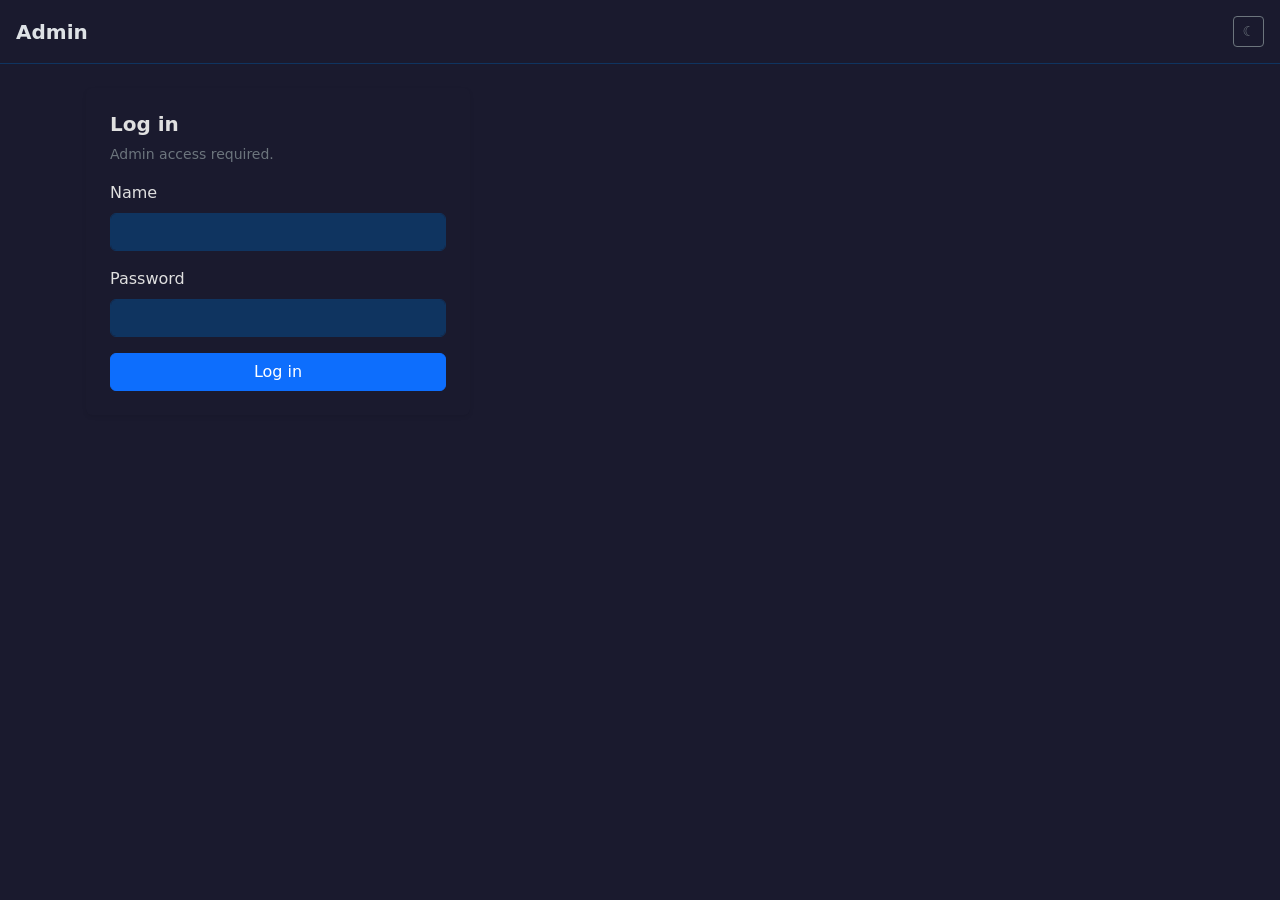
<file: web/admin.html>
<!DOCTYPE html>
<html lang="en" data-bs-theme="dark">
<head>
    <meta charset="UTF-8">
    <meta name="viewport" content="width=device-width, initial-scale=1">
    <title>Admin – PULOW</title>

    <!-- Discord embed accent border color -->
    <meta name="theme-color" content="#F3900E"/>

    <link rel="icon" href="favicon.ico" sizes="any">
    <link rel="icon" type="image/png" href="favicon-32.png" sizes="32x32">
    <link rel="apple-touch-icon" href="apple-touch-icon.png">
    <script src="theme-head.js"></script>
    <link href="vendor/bootstrap.min.css" rel="stylesheet">
    <link rel="stylesheet" href="style.css">
</head>
<body>
<header class="border-bottom px-3 py-3 d-flex justify-content-between align-items-center">
    <h1 class="h5 fw-bold mb-0"><a href="/" class="text-decoration-none text-body">Admin</a></h1>
    <div class="d-flex align-items-center gap-2">
        <span id="who" class="text-secondary small d-none"></span>
        <button id="logout" class="btn btn-sm btn-outline-secondary d-none">Log out</button>
        <button id="theme-toggle" class="btn btn-sm btn-outline-secondary" aria-label="Toggle theme"></button>
    </div>
</header>
<main class="container-lg px-3 py-4">
    <div id="login-card" class="card border-0 shadow-sm" style="max-width: 24rem;">
        <div class="card-body p-4">
            <h2 class="h5 fw-bold">Log in</h2>
            <p class="text-secondary small mb-3">Admin access required.</p>
            <div class="mb-3">
                <label for="login-name" class="form-label">Name</label>
                <input id="login-name" type="text" class="form-control" autocomplete="username">
            </div>
            <div class="mb-3">
                <label for="login-password" class="form-label">Password</label>
                <input id="login-password" type="password" class="form-control" autocomplete="current-password">
            </div>
            <button id="login-submit" class="btn btn-primary w-100">Log in</button>
        </div>
    </div>

    <div id="admin-cards" class="d-none">
        <div class="row g-4">
            <div class="col-lg-5 d-flex flex-column gap-4">
                <div class="card border-0 shadow-sm">
                    <div class="card-body p-4">
                        <h2 class="h5 fw-bold">League predictions</h2>
                        <p class="text-secondary small mb-3">How many places of a league users predict (their "top N"). "Open" keeps a league taking predictions after its first match has been scored.</p>
                        <div class="mb-3">
                            <label for="picks-tournament" class="form-label">Tournament</label>
                            <select id="picks-tournament" class="form-select"></select>
                        </div>
                        <div id="picks-tournaments-status" class="mb-3 d-none"></div>
                        <div id="picks-stages-status" class="mb-3 d-none"></div>
                        <div id="picks-stages" class="mb-3"></div>
                        <button id="picks-submit" class="btn btn-primary w-100">Save</button>
                    </div>
                </div>
                <div class="card border-0 shadow-sm">
                    <div class="card-body p-4">
                        <h2 class="h5 fw-bold">Refresh interval</h2>
                        <p class="text-secondary small mb-3">How often a tournament's data is pulled from toornament, at most.</p>
                        <div class="mb-3">
                            <label for="refresh-tournament" class="form-label">Tournament</label>
                            <select id="refresh-tournament" class="form-select"></select>
                        </div>
                        <div id="refresh-tournaments-status" class="mb-3 d-none"></div>
                        <div class="mb-3">
                            <label for="refresh-minutes" class="form-label">Minutes <span class="text-secondary">(1 to 10080)</span></label>
                            <input id="refresh-minutes" type="number" min="1" max="10080" class="form-control">
                        </div>
                        <button id="refresh-submit" class="btn btn-primary w-100">Save</button>
                    </div>
                </div>
                <div class="card border-0 shadow-sm">
                    <div class="card-body p-4">
                        <h2 class="h5 fw-bold">Release account</h2>
                        <p class="text-secondary small mb-3">Makes a passwordless account claimable right away: its name can then be taken over by whoever submits it. The old owner's sessions are dropped when that happens; the account's predictions stay. Accounts with a password can't be released.</p>
                        <div class="mb-3">
                            <label for="release-name" class="form-label">Account name</label>
                            <input id="release-name" type="text" class="form-control" placeholder="e.g. Somebody">
                        </div>
                        <button id="release-submit" class="btn btn-primary w-100">Release</button>
                    </div>
                </div>
                <div class="card border-0 shadow-sm flex-grow-1">
                    <div class="card-body p-4">
                        <h2 class="h5 fw-bold">New tournament</h2>
                        <div class="mb-3">
                            <label for="tournament-name" class="form-label">Name</label>
                            <input id="tournament-name" type="text" class="form-control" placeholder="Winter 2027">
                        </div>
                        <div class="mb-3">
                            <label for="tournament-toornament" class="form-label">Toornament id <span class="text-secondary">(optional)</span></label>
                            <input id="tournament-toornament" type="text" class="form-control" placeholder="e.g. 123456">
                        </div>
                        <button id="tournament-submit" class="btn btn-primary w-100">Add tournament</button>
                    </div>
                </div>
            </div>
            <div class="col-lg-7">
                <div class="card border-0 shadow-sm h-100">
                    <div class="card-body p-4">
                        <h2 class="h5 fw-bold">New match</h2>
                        <div class="mb-3">
                            <label for="match-tournament" class="form-label">Tournament</label>
                            <select id="match-tournament" class="form-select"></select>
                        </div>
                        <div id="match-tournaments-status" class="mb-3 d-none"></div>
                        <div class="row g-3 mb-3">
                            <div class="col-6">
                                <label for="team-btn-a" class="form-label">Team A</label>
                                <div class="admin-team-picker">
                                    <button type="button" class="admin-team-btn" id="team-btn-a" aria-haspopup="listbox" aria-expanded="false"></button>
                                    <div class="admin-team-list d-none" id="team-list-a" role="listbox"></div>
                                </div>
                            </div>
                            <div class="col-6">
                                <label for="team-btn-b" class="form-label">Team B</label>
                                <div class="admin-team-picker">
                                    <button type="button" class="admin-team-btn" id="team-btn-b" aria-haspopup="listbox" aria-expanded="false"></button>
                                    <div class="admin-team-list d-none" id="team-list-b" role="listbox"></div>
                                </div>
                            </div>
                        </div>
                        <div id="match-entries-status" class="mb-3 d-none"></div>
                        <div class="row g-3 mb-3">
                            <div class="col-6">
                                <label for="match-score-a" class="form-label">Score A <span class="text-secondary">(final)</span></label>
                                <input id="match-score-a" type="number" min="0" class="form-control">
                            </div>
                            <div class="col-6">
                                <label for="match-score-b" class="form-label">Score B <span class="text-secondary">(final)</span></label>
                                <input id="match-score-b" type="number" min="0" class="form-control">
                            </div>
                        </div>
                        <div class="row g-3 mb-3">
                            <div class="col-6">
                                <label for="section-btn-stage" class="form-label">Stage</label>
                                <div class="admin-team-picker"
>
                                    <button type="button" class="admin-team-btn" id="section-btn-stage" aria-haspopup="listbox" aria-expanded="false"></button>
                                    <div class="admin-team-list d-none" id="section-list-stage" role="listbox"></div>
                                </div>
                            </div>
                            <div class="col-6">
                                <label for="section-btn-group" class="form-label">Group</label>
                                <div class="admin-team-picker"
>
                                    <button type="button" class="admin-team-btn" id="section-btn-group" aria-haspopup="listbox" aria-expanded="false"></button>
                                    <div class="admin-team-list d-none" id="section-list-group" role="listbox"></div>
                                </div>
                            </div>
                        </div>
                        <div class="row g-3 mb-3">
                            <div class="col-6">
                                <label for="section-btn-round" class="form-label">Round</label>
                                <div class="admin-team-picker"
>
                                    <button type="button" class="admin-team-btn" id="section-btn-round" aria-haspopup="listbox" aria-expanded="false"></button>
                                    <div class="admin-team-list d-none" id="section-list-round" role="listbox"></div>
                                </div>
                            </div>
                            <div class="col-6">
                                <label for="match-stage-number" class="form-label">Stage number <span class="text-secondary">(auto-filled, editable)</span></label>
                                <input id="match-stage-number" type="number" min="0" class="form-control">
                            </div>
                        </div>
                        <div class="row g-3 mb-3">
                            <div class="col-6">
                                <label for="match-stage-type" class="form-label">Stage type <span class="text-secondary">(optional)</span></label>
                                <input id="match-stage-type" type="text" class="form-control" placeholder="e.g. Swiss">
                            </div>
                            <div class="col-6">
                                <label for="match-toornament" class="form-label">Toornament id <span class="text-secondary">(optional)</span></label>
                                <input id="match-toornament" type="text" class="form-control">
                            </div>
                        </div>
                        <button id="match-submit" class="btn btn-primary w-100">Add match</button>
                    </div>
                </div>
            </div>
        </div>
    </div>
</main>
<div id="toast" class="d-none" role="status" aria-live="polite"></div>
<script src="common.js"></script>
<script src="admin.js"></script>
</body>
</html>
</file>
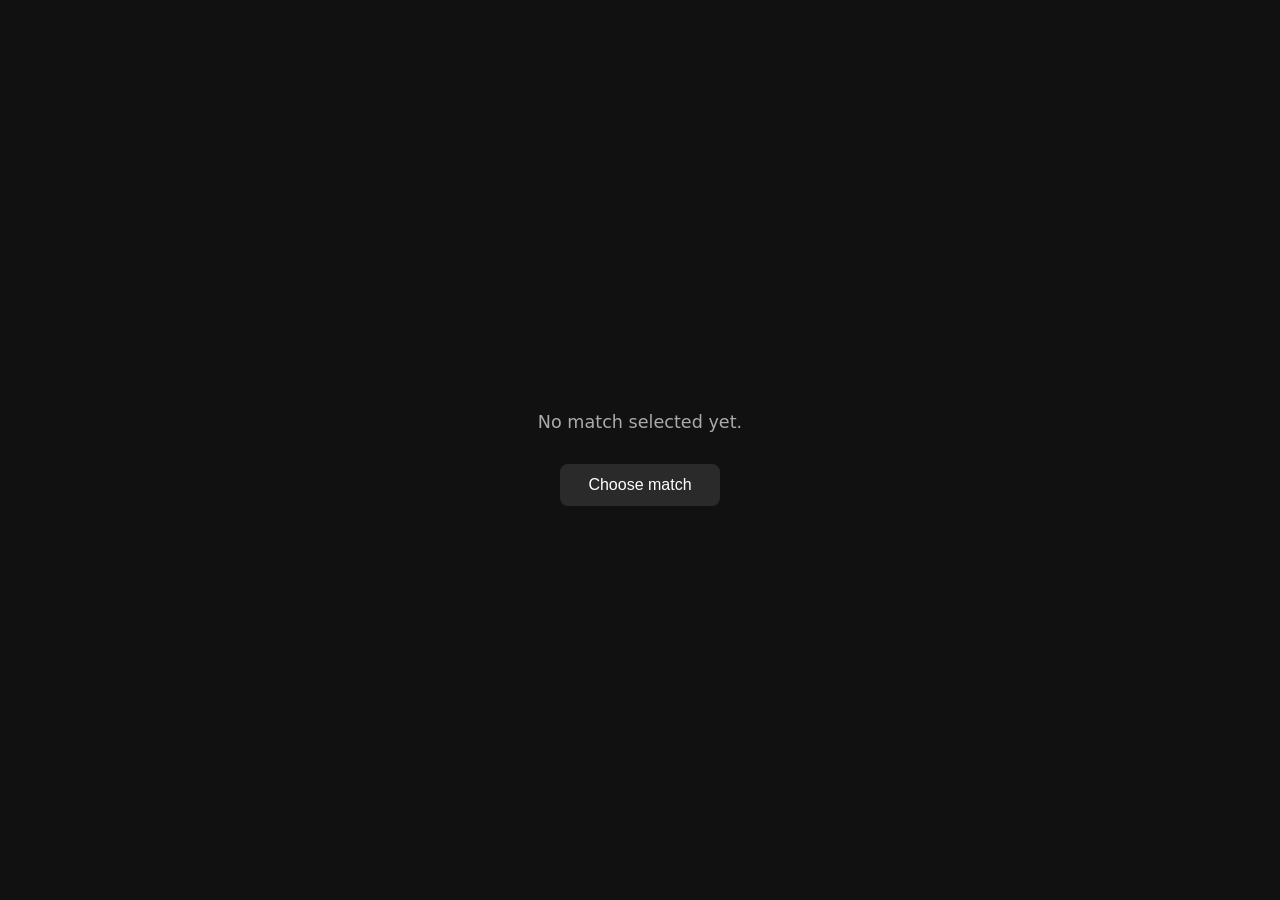
<file: web/control.html>
<!DOCTYPE html>
<html lang="en">
<head>
    <meta charset="UTF-8">
    <meta name="viewport" content="width=device-width, initial-scale=1">
    <title>PULOW Control Room</title>
    <link rel="icon" href="favicon.ico" sizes="any">
    <link rel="icon" type="image/png" href="favicon-32.png" sizes="32x32">
    <link rel="apple-touch-icon" href="apple-touch-icon.png">
    <script src="theme-head.js"></script>
    <link rel="stylesheet" href="overlay.css">
</head>
<body>
<div id="control" class="control-room"></div>
<script src="common.js"></script>
<script src="overlay-common.js"></script>
<script src="control.js"></script>
</body>
</html>
</file>
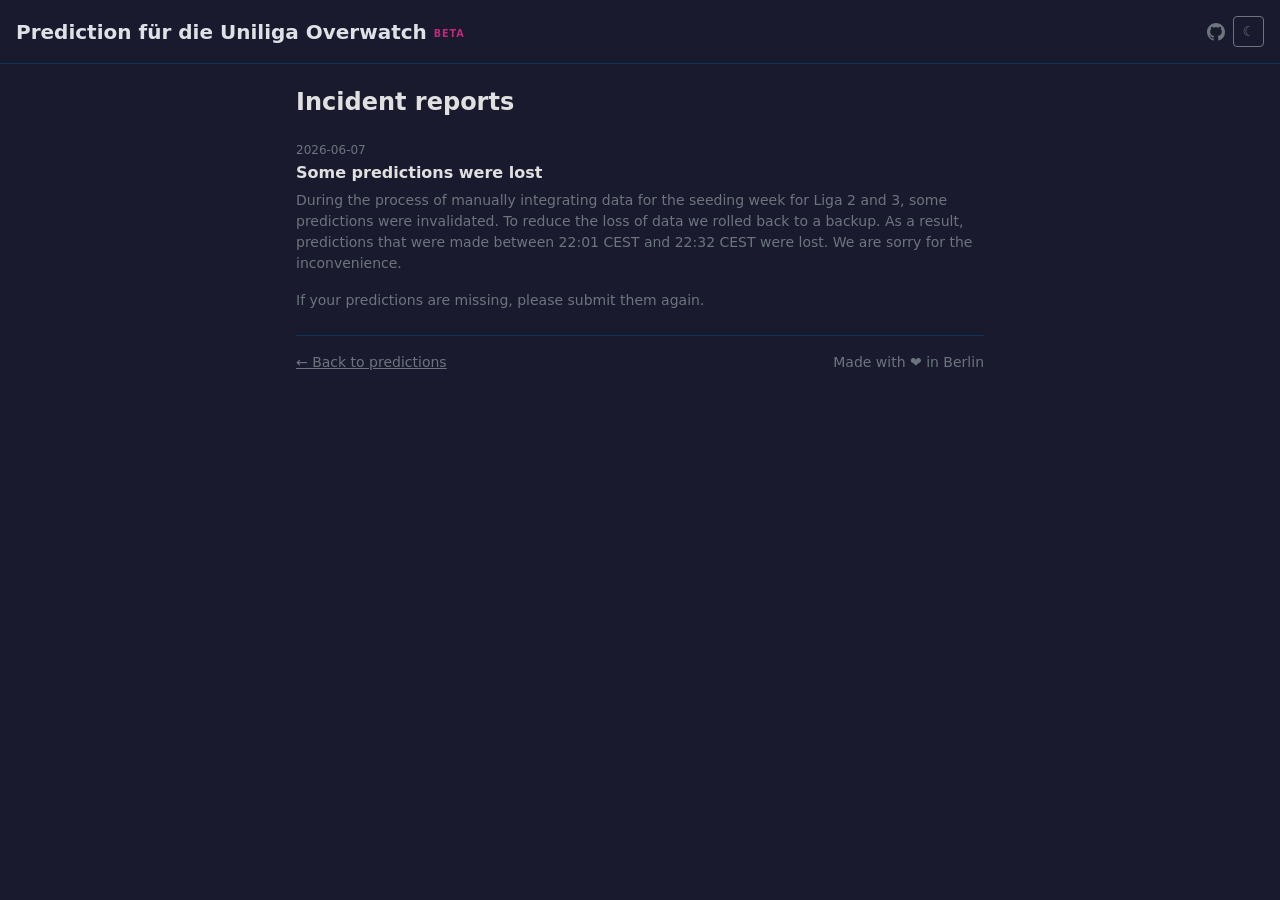
<file: web/incidents.html>
<!DOCTYPE html>
<html lang="en" data-bs-theme="dark">
<head>
    <meta charset="UTF-8">
    <meta name="viewport" content="width=device-width, initial-scale=1">
    <title>Incident reports – PULOW</title>
    <meta name="description" content="Predictions für die Uniliga Overwatch"/>

    <!-- Open Graph (Discord reads these) -->
    <meta property="og:type" content="website"/>
    <meta property="og:url" content="https://pulow.cc/incidents.html"/>
    <meta property="og:title" content="PULOW"/>
    <meta property="og:description" content="Predictions für die Uniliga Overwatch"/>
    <meta property="og:image" content="https://pulow.cc/og.png"/>
    <meta property="og:image:width" content="1200"/>
    <meta property="og:image:height" content="630"/>
    <meta property="og:image:alt" content="PULOW"/>
    <meta property="og:site_name" content="PULOW"/>

    <!-- Twitter Card (Discord favors these over OG for image display) -->
    <meta name="twitter:card" content="summary_large_image"/>
    <meta name="twitter:url" content="https://pulow.cc/incidents.html"/>
    <meta name="twitter:title" content="PULOW"/>
    <meta name="twitter:description" content="Predictions für die Uniliga Overwatch"/>
    <meta name="twitter:image" content="https://pulow.cc/og.png"/>
    <meta name="twitter:image:alt" content="PULOW"/>

    <!-- Discord embed accent border color -->
    <meta name="theme-color" content="#F3900E"/>

    <link rel="icon" href="favicon.ico" sizes="any">
    <link rel="icon" type="image/png" href="favicon-32.png" sizes="32x32">
    <link rel="apple-touch-icon" href="apple-touch-icon.png">
    <script src="theme-head.js"></script>
    <link href="vendor/bootstrap.min.css" rel="stylesheet">
    <link rel="stylesheet" href="style.css">
</head>
<body>
<header class="border-bottom px-3 py-3 d-flex justify-content-between align-items-center">
    <h1 class="h5 fw-bold mb-0"><a href="/" class="text-decoration-none text-body">Prediction für die Uniliga
        Overwatch</a> <span class="beta-badge">BETA</span></h1>
    <div class="d-flex align-items-center gap-2">
        <a href="https://github.com/Not-Nik/ups" target="_blank" rel="noopener" class="text-secondary lh-1"
           aria-label="GitHub">
            <svg xmlns="http://www.w3.org/2000/svg" width="18" height="18" viewBox="0 0 16 16" fill="currentColor"
                 aria-hidden="true">
                <path d="M8 0C3.58 0 0 3.58 0 8c0 3.54 2.29 6.53 5.47 7.59.4.07.55-.17.55-.38 0-.19-.01-.82-.01-1.49-2.01.37-2.53-.49-2.69-.94-.09-.23-.48-.94-.82-1.13-.28-.15-.68-.52-.01-.53.63-.01 1.08.58 1.23.82.72 1.21 1.87.87 2.33.66.07-.52.28-.87.51-1.07-1.78-.2-3.64-.89-3.64-3.95 0-.87.31-1.59.82-2.15-.08-.2-.36-1.02.08-2.12 0 0 .67-.21 2.2.82.64-.18 1.32-.27 2-.27.68 0 1.36.09 2 .27 1.53-1.04 2.2-.82 2.2-.82.44 1.1.16 1.92.08 2.12.51.56.82 1.27.82 2.15 0 3.07-1.87 3.75-3.65 3.95.29.25.54.73.54 1.48 0 1.07-.01 1.93-.01 2.2 0 .21.15.46.55.38A8.013 8.013 0 0016 8c0-4.42-3.58-8-8-8z"/>
            </svg>
        </a>
        <button id="theme-toggle" class="btn btn-sm btn-outline-secondary" aria-label="Toggle theme"></button>
    </div>
</header>
<main class="container-xl px-3 py-4" style="max-width:720px">
    <h2 class="h4 fw-bold mb-4">Incident reports</h2>
    <div id="incident-list"></div>

    <div class="mt-4 pt-3 border-top d-flex justify-content-between align-items-center">
        <a href="/" class="text-secondary small">← Back to predictions</a>
        <span class="text-secondary small">Made with &#x2764; in Berlin</span>
    </div>
</main>
<div id="toast" class="d-none" role="status" aria-live="polite"></div>
<script src="common.js"></script>
<script src="incidents.js"></script>
</body>
</html>
</file>
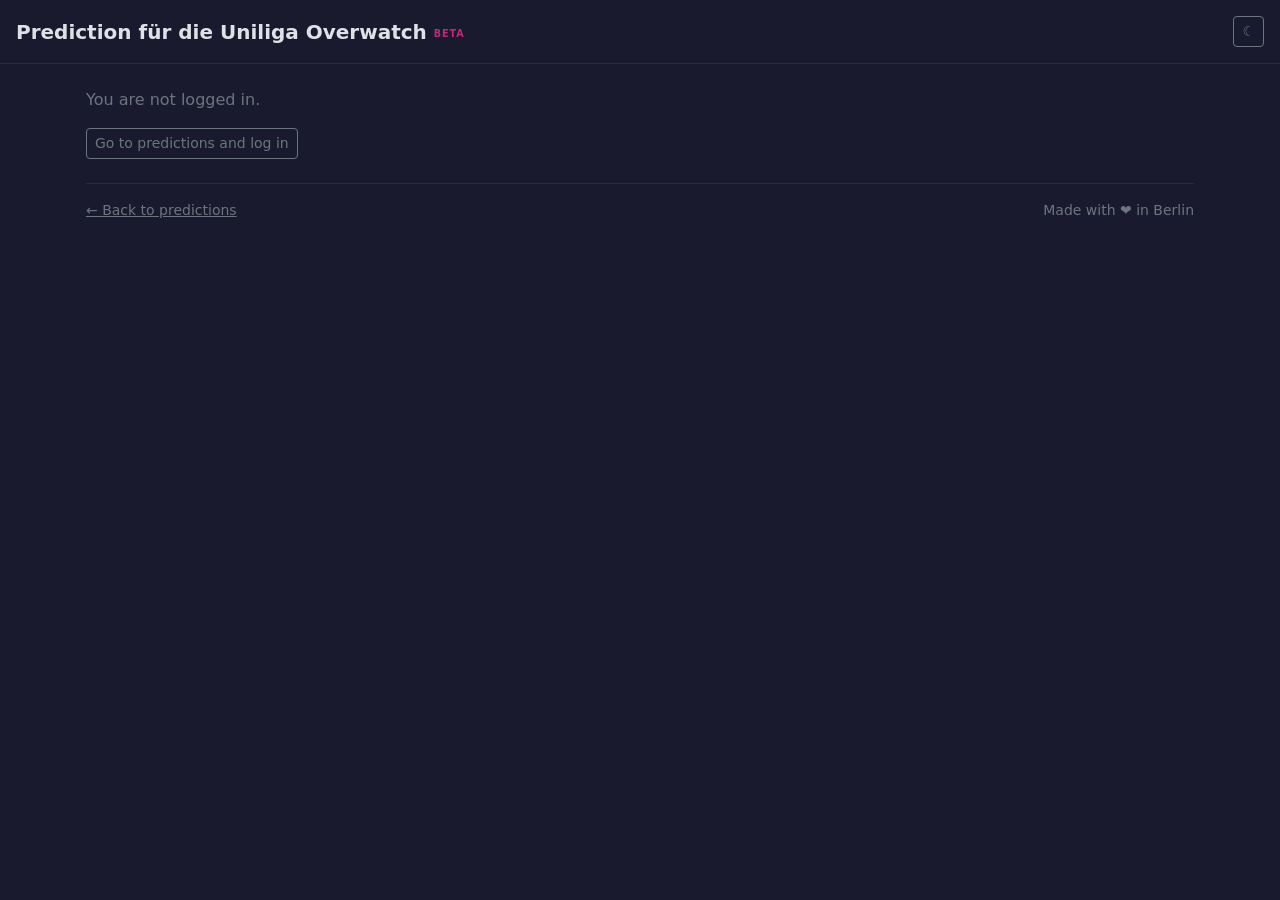
<file: web/me.html>
<!DOCTYPE html>
<html lang="en" data-bs-theme="dark">
<head>
    <meta charset="UTF-8">
    <meta name="viewport" content="width=device-width, initial-scale=1">
    <title>My predictions – PULOW</title>
    <meta name="description" content="Predictions für die Uniliga Overwatch"/>

    <!-- Open Graph (Discord reads these) -->
    <meta property="og:type" content="website"/>
    <meta property="og:url" content="https://pulow.cc/me.html"/>
    <meta property="og:title" content="PULOW"/>
    <meta property="og:description" content="Predictions für die Uniliga Overwatch"/>
    <meta property="og:image" content="https://pulow.cc/og.png"/>
    <meta property="og:image:width" content="1200"/>
    <meta property="og:image:height" content="630"/>
    <meta property="og:image:alt" content="PULOW"/>
    <meta property="og:site_name" content="PULOW"/>

    <!-- Twitter Card (Discord favors these over OG for image display) -->
    <meta name="twitter:card" content="summary_large_image"/>
    <meta name="twitter:url" content="https://pulow.cc/me.html"/>
    <meta name="twitter:title" content="PULOW"/>
    <meta name="twitter:description" content="Predictions für die Uniliga Overwatch"/>
    <meta name="twitter:image" content="https://pulow.cc/og.png"/>
    <meta name="twitter:image:alt" content="PULOW"/>

    <!-- Discord embed accent border color -->
    <meta name="theme-color" content="#F3900E"/>

    <link rel="icon" href="favicon.ico" sizes="any">
    <link rel="icon" type="image/png" href="favicon-32.png" sizes="32x32">
    <link rel="apple-touch-icon" href="apple-touch-icon.png">
    <script src="theme-head.js"></script>
    <link href="vendor/bootstrap.min.css" rel="stylesheet">
    <link rel="stylesheet" href="style.css">
</head>
<body>
<header class="border-bottom px-3 py-3 d-flex justify-content-between align-items-center">
    <h1 class="h5 fw-bold mb-0"><a href="/" class="text-decoration-none text-body">Prediction für die Uniliga
        Overwatch</a> <span class="beta-badge">BETA</span></h1>
    <div class="d-flex align-items-center gap-2">
        <button id="theme-toggle" class="btn btn-sm btn-outline-secondary" aria-label="Toggle theme"></button>
    </div>
</header>
<main class="container-xl px-3 py-4">
    <div id="profile" class="d-flex align-items-center gap-3 mb-4">
        <div id="profile-icon" class="profile-icon d-none"><span id="profile-initial"></span></div>
        <div>
            <h2 id="profile-name" class="h5 fw-bold mb-0"></h2>
            <p id="profile-sub" class="text-secondary small mb-0">Loading…</p>
        </div>
    </div>
    <div id="not-logged-in" class="d-none">
        <p class="text-secondary">You are not logged in.</p>
        <a href="/" class="btn btn-sm btn-outline-secondary">Go to predictions and log in</a>
    </div>
    <h3 id="leagues-heading" class="h6 fw-bold text-uppercase text-secondary d-none">League predictions</h3>
    <div id="league-list" class="mb-4"></div>
    <h3 id="predictions-heading" class="h6 fw-bold text-uppercase text-secondary d-none">Predictions</h3>
    <ul id="prediction-list" class="list-unstyled mb-0"></ul>
    <p id="no-predictions" class="text-secondary small d-none">No predictions yet.</p>
    <div class="mt-4 pt-3 border-top d-flex justify-content-between align-items-center">
        <a href="/" class="text-secondary small">← Back to predictions</a>
        <span class="text-secondary small">Made with &#x2764; in Berlin</span>
    </div>
</main>
<div id="toast" class="d-none" role="status" aria-live="polite"></div>
<script src="common.js"></script>
<script src="me.js"></script>
</body>
</html>
</file>
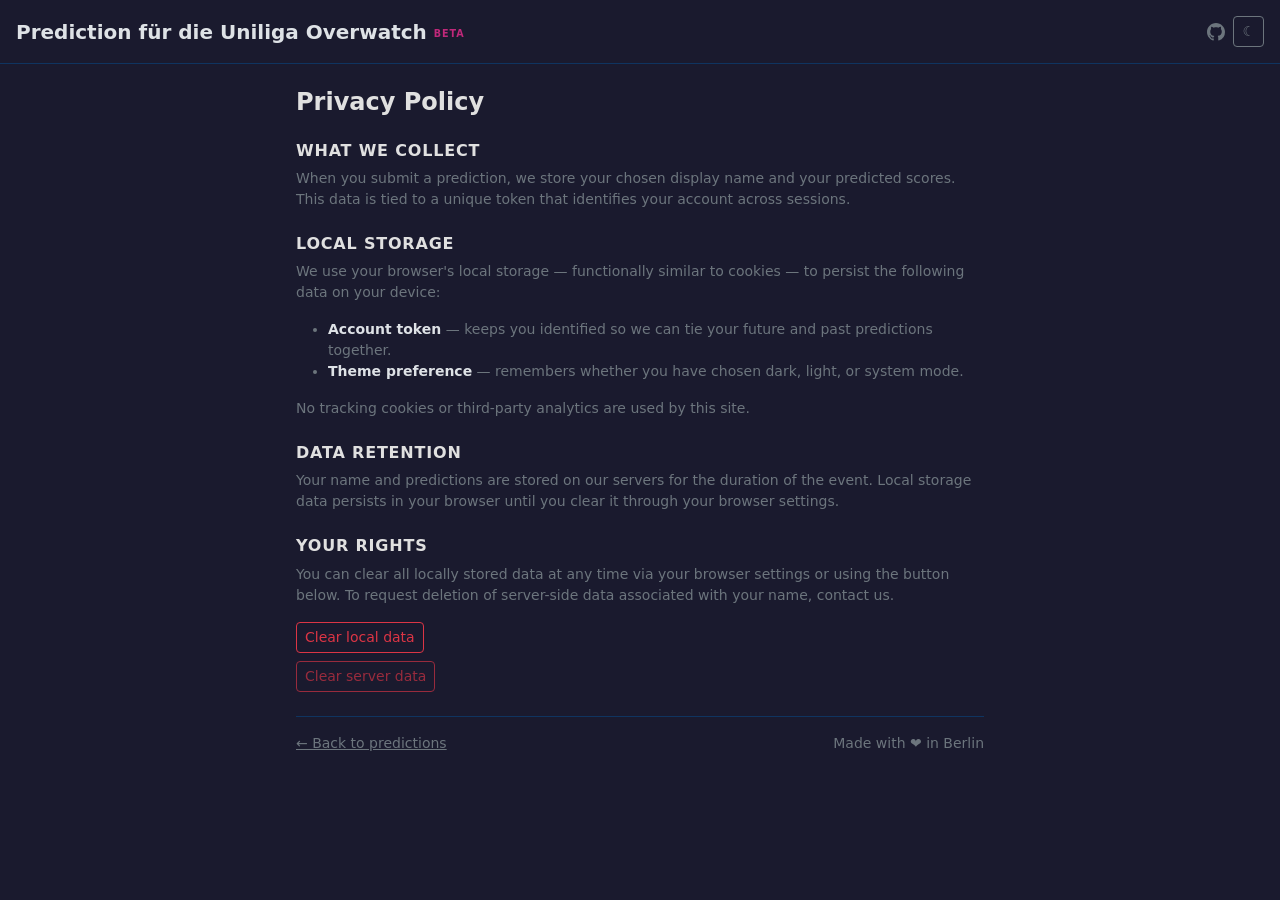
<file: web/privacy.html>
<!DOCTYPE html>
<html lang="en" data-bs-theme="dark">
<head>
    <meta charset="UTF-8">
    <meta name="viewport" content="width=device-width, initial-scale=1">
    <title>Privacy Policy – PULOW</title>
    <meta name="description" content="Predictions für die Uniliga Overwatch"/>

    <!-- Open Graph (Discord reads these) -->
    <meta property="og:type" content="website"/>
    <meta property="og:url" content="https://pulow.cc/privacy.html"/>
    <meta property="og:title" content="PULOW"/>
    <meta property="og:description" content="Predictions für die Uniliga Overwatch"/>
    <meta property="og:image" content="https://pulow.cc/og.png"/>
    <meta property="og:image:width" content="1200"/>
    <meta property="og:image:height" content="630"/>
    <meta property="og:image:alt" content="PULOW"/>
    <meta property="og:site_name" content="PULOW"/>

    <!-- Twitter Card (Discord favors these over OG for image display) -->
    <meta name="twitter:card" content="summary_large_image"/>
    <meta name="twitter:url" content="https://pulow.cc/privacy.html"/>
    <meta name="twitter:title" content="PULOW"/>
    <meta name="twitter:description" content="Predictions für die Uniliga Overwatch"/>
    <meta name="twitter:image" content="https://pulow.cc/og.png"/>
    <meta name="twitter:image:alt" content="PULOW"/>

    <!-- Discord embed accent border color -->
    <meta name="theme-color" content="#F3900E"/>

    <link rel="icon" href="favicon.ico" sizes="any">
    <link rel="icon" type="image/png" href="favicon-32.png" sizes="32x32">
    <link rel="apple-touch-icon" href="apple-touch-icon.png">
    <script src="theme-head.js"></script>
    <link href="vendor/bootstrap.min.css" rel="stylesheet">
    <link rel="stylesheet" href="style.css">
</head>
<body>
<header class="border-bottom px-3 py-3 d-flex justify-content-between align-items-center">
    <h1 class="h5 fw-bold mb-0"><a href="/" class="text-decoration-none text-body">Prediction für die Uniliga
        Overwatch</a> <span class="beta-badge">BETA</span></h1>
    <div class="d-flex align-items-center gap-2">
        <a href="https://github.com/Not-Nik/ups" target="_blank" rel="noopener" class="text-secondary lh-1"
           aria-label="GitHub">
            <svg xmlns="http://www.w3.org/2000/svg" width="18" height="18" viewBox="0 0 16 16" fill="currentColor"
                 aria-hidden="true">
                <path d="M8 0C3.58 0 0 3.58 0 8c0 3.54 2.29 6.53 5.47 7.59.4.07.55-.17.55-.38 0-.19-.01-.82-.01-1.49-2.01.37-2.53-.49-2.69-.94-.09-.23-.48-.94-.82-1.13-.28-.15-.68-.52-.01-.53.63-.01 1.08.58 1.23.82.72 1.21 1.87.87 2.33.66.07-.52.28-.87.51-1.07-1.78-.2-3.64-.89-3.64-3.95 0-.87.31-1.59.82-2.15-.08-.2-.36-1.02.08-2.12 0 0 .67-.21 2.2.82.64-.18 1.32-.27 2-.27.68 0 1.36.09 2 .27 1.53-1.04 2.2-.82 2.2-.82.44 1.1.16 1.92.08 2.12.51.56.82 1.27.82 2.15 0 3.07-1.87 3.75-3.65 3.95.29.25.54.73.54 1.48 0 1.07-.01 1.93-.01 2.2 0 .21.15.46.55.38A8.013 8.013 0 0016 8c0-4.42-3.58-8-8-8z"/>
            </svg>
        </a>
        <button id="theme-toggle" class="btn btn-sm btn-outline-secondary" aria-label="Toggle theme"></button>
    </div>
</header>
<main class="container-xl px-3 py-4" style="max-width:720px">
    <h2 class="h4 fw-bold mb-4">Privacy Policy</h2>

    <section class="mb-4">
        <h3 class="h6 fw-semibold text-uppercase mb-2" style="letter-spacing:.05em">What we collect</h3>
        <p class="text-secondary small">When you submit a prediction, we store your chosen display name and your
            predicted scores. This data is tied to a unique token that identifies your account across sessions.</p>
    </section>

    <section class="mb-4">
        <h3 class="h6 fw-semibold text-uppercase mb-2" style="letter-spacing:.05em">Local storage</h3>
        <p class="text-secondary small">We use your browser's local storage — functionally similar to cookies — to
            persist the following data on your device:</p>
        <ul class="text-secondary small">
            <li><strong class="text-body">Account token</strong> — keeps you identified so we can tie your future and
                past predictions together.
            </li>
            <li><strong class="text-body">Theme preference</strong> — remembers whether you have chosen dark, light, or
                system mode.
            </li>
        </ul>
        <p class="text-secondary small">No tracking cookies or third-party analytics are used by this site.</p>
    </section>

    <section class="mb-4">
        <h3 class="h6 fw-semibold text-uppercase mb-2" style="letter-spacing:.05em">Data retention</h3>
        <p class="text-secondary small">Your name and predictions are stored on our servers for the duration of the
            event. Local storage data persists in your browser until you clear it through your browser settings.</p>
    </section>

    <section class="mb-4">
        <h3 class="h6 fw-semibold text-uppercase mb-2" style="letter-spacing:.05em">Your rights</h3>
        <p class="text-secondary small">You can clear all locally stored data at any time via your browser settings or
            using the button below. To request deletion of server-side data associated with your name, contact us.</p>
        <div class="d-flex align-items-center gap-2 mb-2">
            <button id="clear-storage" class="btn btn-outline-danger btn-sm">Clear local data</button>
            <button id="clear-storage-confirm" class="btn btn-danger btn-sm" style="display:none">Confirm</button>
            <span id="clear-storage-msg" class="text-success small" style="display:none">All local data cleared.</span>
        </div>
        <div class="d-flex align-items-center gap-2">
            <button id="clear-server" class="btn btn-outline-danger btn-sm">Clear server data</button>
            <button id="clear-server-confirm" class="btn btn-danger btn-sm" style="display:none">Confirm</button>
            <span id="clear-server-msg" class="small" style="display:none"></span>
        </div>
    </section>

    <div class="mt-4 pt-3 border-top d-flex justify-content-between align-items-center">
        <a href="/" class="text-secondary small">← Back to predictions</a>
        <span class="text-secondary small">Made with &#x2764; in Berlin</span>
    </div>
</main>
<div id="toast" class="d-none" role="status" aria-live="polite"></div>
<script src="common.js"></script>
<script src="privacy.js"></script>
</body>
</html>
</file>
<file: web/style.css>
:root {
    --bs-danger: #e94560;
    --bs-danger-rgb: 233, 69, 96;
    --bs-success: #4caf50;
    --bs-success-rgb: 76, 175, 80;
}

[data-bs-theme] {
    --bs-card-border-color: var(--bs-border-color);
}

[data-bs-theme="dark"] {
    /* Subtle accent: active tab underlines and the tournament card hover. */
    --accent: #c0287a;
    --bs-body-bg: #1a1a2e;
    --bs-body-color: #e0e0e0;
    --bs-secondary-color: #888;
    --bs-border-color: #0f3460;
    --bs-card-bg: #16213e;
    --form-bg: #0f3460;
    --form-border: #0f3460;
    --form-border-focus: #1a4a8a;
    --form-focus-shadow: rgba(26, 74, 138, 0.25);
    --form-disabled-bg: #333;
    --form-disabled-border: #333;
    --form-disabled-color: #555;
    /* Chance-bar fill, --bs-secondary-color at 16%; plain rgba (not color-mix) for html2canvas. */
    --chance-muted: rgba(136, 136, 136, .16);
    /* Edit overlay lightens the box in dark mode. */
    --edit-scrim: rgba(255, 255, 255, 0.2);
    --edit-icon: rgba(0, 0, 0, 0.7);
    --edit-icon-hover: #000;
}

[data-bs-theme="light"] {
    --accent: #c0287a;
    --bs-body-bg: #f0f4ff;
    --bs-body-color: #1a1a2e;
    --bs-secondary-color: #6670a0;
    --bs-border-color: #c0cef0;
    --bs-card-bg: #ffffff;
    --form-bg: #e8f0ff;
    --form-border: #c0cef0;
    --form-border-focus: #5b7ed9;
    --form-focus-shadow: rgba(91, 126, 217, 0.25);
    --form-disabled-bg: #dde5ff;
    --form-disabled-border: #dde5ff;
    --form-disabled-color: #8899cc;
    --chance-muted: rgba(102, 112, 160, .16);
    /* Edit overlay darkens the box in light mode. */
    --edit-scrim: rgba(0, 0, 0, 0.15);
    --edit-icon: rgba(255, 255, 255, 0.85);
    --edit-icon-hover: #fff;
}

.form-control {
    background-color: var(--form-bg);
    border-color: var(--form-border);
    color: var(--bs-body-color);
}

.form-control:focus {
    background-color: var(--form-bg);
    border-color: var(--form-border-focus);
    box-shadow: 0 0 0 0.25rem var(--form-focus-shadow);
}

.form-control:disabled {
    background-color: var(--form-disabled-bg);
    border-color: var(--form-disabled-border);
    color: var(--form-disabled-color);
}

.matches-grid,
.tournament-grid {
    display: grid;
    grid-template-columns: repeat(auto-fill, minmax(220px, 1fr));
    gap: 1rem;
}

.matches-grid {
    align-items: start;
}

/* A status line in one of these grids is a single item in the first column, so its
   text-align centres it in 220px rather than on the page. Spanning the row fixes it. */
.matches-grid > .grid-span,
.tournament-grid > .grid-span {
    grid-column: 1 / -1;
}

/* Landing page tiles: newest fills the top left, oldest the bottom right. */
.tournament-card {
    /* Flex-centred rather than just text-align, so a one-line name sits in the middle
       of a card stretched to match a two-line neighbour in the same row. */
    display: flex;
    align-items: center;
    justify-content: center;
    text-align: center;
    padding: 1rem;
    border: 1px solid var(--bs-card-border-color);
    border-radius: var(--bs-border-radius);
    background-color: var(--bs-card-bg);
    color: var(--bs-body-color);
    text-decoration: none;
}

.tournament-card:hover {
    border-color: var(--accent);
    color: var(--bs-body-color);
}

/* A team name linking to its lineup in the Players view: looks like the name it
   replaces (winner colours included), underlined on hover. A name on the league
   leaderboard linking to its picks in the Standings view looks the same. */
.team-link,
.predictor-link {
    color: inherit;
    text-decoration: none;
}

.team-link:hover,
.predictor-link:hover {
    color: inherit;
    text-decoration: underline;
}

/* A Teams-view tile is a team-link as a whole: it lights up like a tournament card. */
a.roster-team:hover {
    border-color: var(--accent);
    text-decoration: none;
}

.beta-badge {
    font-size: .6rem;
    font-weight: 700;
    letter-spacing: .1em;
    color: #c0287a;
    vertical-align: middle;
}

/* Second header line of the tournament page: the way back to the landing page. */
#back-bar {
    display: flex;
}

/* The tournament's views, between its name and the matches' day tabs. The rule
   underneath sets them apart from the day tabs below. */
#view-bar {
    display: flex;
    flex-wrap: nowrap;
    align-items: stretch;
    gap: 0;
    overflow-x: auto;
    border-bottom: 1px solid var(--bs-border-color);
}

/* Flat text-tab style, shared by the view bar and the day/bracket tabs. */
.view-btn,
.bar-link,
.tab-btn {
    padding: 0.5rem 1rem;
    border: 0;
    border-radius: 0;
    font-size: 0.875rem;
    white-space: nowrap;
    background-color: transparent;
}

.view-btn,
.tab-btn {
    color: var(--bs-secondary-color);
}

.bar-link {
    color: var(--accent);
    text-decoration: none;
}

.view-btn:hover,
.view-btn.active,
.tab-btn:hover,
.tab-btn.active {
    color: var(--bs-body-color);
    background-color: var(--bs-card-bg);
}

.bar-link:hover {
    color: var(--accent);
    background-color: var(--bs-card-bg);
}

.view-btn:focus,
.bar-link:focus,
.tab-btn:focus {
    box-shadow: none;
}

/* Active tabs get an accent underline. Declared after the :focus rule above so
   focusing the active tab keeps it. */
.view-btn.active,
.tab-btn.active {
    box-shadow: inset 0 -2px 0 var(--accent);
}

.view-btn:focus-visible,
.bar-link:focus-visible,
.tab-btn:focus-visible {
    outline: 2px solid var(--bs-secondary-color);
    outline-offset: -2px;
}

.section-header,
.section-divider {
    grid-column: 1 / -1;
}

/* Tables of the Standings and Players views, as wide as the page. Headers and cells
   share the tabs' and predictions' .875rem. */
.data-table {
    width: 100%;
    table-layout: fixed;
    font-size: .875rem;
}

.data-table th {
    font-weight: 600;
    color: var(--bs-secondary-color);
}

.data-table th,
.data-table td {
    padding: .6rem .5rem;
}

.data-table tbody tr {
    border-top: 1px solid var(--bs-border-color);
}

.standings-rank {
    width: 2.5rem;
    color: var(--bs-secondary-color);
}

.standings-team {
    overflow: hidden;
}

.standings-num {
    width: 3rem;
    text-align: right;
    white-space: nowrap;
}

/* The map score needs more room than the single-number columns. */
.standings-num.standings-wide {
    width: 4rem;
}

/* Teams view: one tile per team, the same grid as the matches. */
.roster-team-logo {
    width: 2rem;
    height: 2rem;
    object-fit: contain;
    flex-shrink: 0;
}

/* Lets the name column shrink so text-truncate can cut it. */
.roster-team .min-w-0 {
    min-width: 0;
}

/* Players view: long names and BattleTags are cut rather than wrapped. */
.roster-table td {
    overflow: hidden;
    text-overflow: ellipsis;
    white-space: nowrap;
}

/* Leaderboard view: "You" next to the logged-in user's own name. */
.leaderboard-you {
    color: var(--accent);
    font-weight: 600;
    margin-left: .5rem;
}

/* Leaderboard columns are headed by whole words, so they're wider than the standings'
   (these rules outrank the phone sizes below). Where that leaves too little room for
   the names, the table scrolls sideways inside its card. */
.leaderboard-scroll {
    overflow-x: auto;
}

.leaderboard-table {
    min-width: 42rem;
}

/* Rank, then the name, then five equally wide count columns (wide enough for the
   longest header and its sort arrow), so the match and league tables line up. */
.leaderboard-table th:first-child {
    width: 3.75rem;
}

.leaderboard-table th:nth-child(n+3) {
    width: 6.5rem;
}

/* A rounded number whose exact value hovers over it: the league leaderboard's scores and
   the standings' average-prediction places. Both stay inside the table, so the card's
   horizontal scroll never clips them. */
.exact-score {
    position: relative;
    display: inline-block;
    cursor: help;
}

.exact-score::after {
    content: attr(data-exact);
    position: absolute;
    right: -.5rem;
    bottom: calc(100% + .5rem);
    padding: .15rem .5rem .45rem;
    border: 1px solid var(--bs-border-color);
    border-radius: .4rem;
    background: var(--bs-card-bg);
    box-shadow: 0 .15rem .4rem rgba(0, 0, 0, .25);
    color: var(--bs-body-color);
    font-size: .8rem;
    font-weight: 400;
    white-space: nowrap;
    opacity: 0;
    visibility: hidden;
    transition: opacity .12s ease, visibility .12s;
    pointer-events: none;
    z-index: 2;
}

/* Centred on the bubble's bottom edge and painted above it, so its background hides
   that edge and its two borders read as one outline with the bubble's. */
.exact-score::before {
    content: "";
    position: absolute;
    right: .45rem;
    bottom: calc(100% + .25rem);
    width: .5rem;
    height: .5rem;
    border-right: 1px solid var(--bs-border-color);
    border-bottom: 1px solid var(--bs-border-color);
    background: var(--bs-card-bg);
    transform: rotate(45deg);
    opacity: 0;
    visibility: hidden;
    transition: opacity .12s ease, visibility .12s;
    pointer-events: none;
    z-index: 3;
}

.exact-score:hover::after,
.exact-score:hover::before {
    opacity: 1;
    visibility: visible;
}

/* Sortable headers: a bare button that looks like the header text, with an arrow on
   the sorted column. */
.sort-btn {
    background: none;
    border: 0;
    padding: 0;
    color: inherit;
    font: inherit;
    white-space: nowrap;
    cursor: pointer;
}

.sort-btn:hover,
th[aria-sort] .sort-btn {
    color: var(--bs-body-color);
}

th[aria-sort="ascending"] .sort-btn::after {
    content: "\2191";
    margin-left: .25rem;
}

th[aria-sort="descending"] .sort-btn::after {
    content: "\2193";
    margin-left: .25rem;
}

/* Phones: keep the vertical breathing room, but give the width back to the team names. */
@media (max-width: 575.98px) {
    .data-table th,
    .data-table td {
        padding-left: .25rem;
        padding-right: .25rem;
    }

    .standings-rank {
        width: 2rem;
    }

    .standings-num {
        width: 2.25rem;
    }

    .standings-num.standings-wide {
        width: 3.25rem;
    }
}

.standings-dropped {
    opacity: .5;
}

.standings-dropped .standings-team {
    text-decoration: line-through;
}

/* Standings view: the user's top-N prediction under an open group's table. Every team
   is listed, the user drags them into order, and a dashed line under the last saved one
   (.pick-cut, set by numberPicks) marks what gets saved. */
/* With the card body's .25rem bottom padding, the same 1rem under the save button as
   above it. */
.pick-box {
    padding-bottom: .75rem;
}

.pick-list {
    /* The rows' offsetTop, which the drag reads, is measured from the list. */
    position: relative;
    list-style: none;
    margin: 0;
    padding: 0;
    font-size: .875rem;
}

.pick-row {
    display: flex;
    align-items: center;
    gap: .5rem;
    padding: .45rem .5rem;
    border-top: 1px solid var(--bs-border-color);
    background-color: var(--bs-card-bg);
}

/* Only where teams are left out below it: in a group no bigger than the pick count, all
   are saved. */
.pick-row.pick-cut {
    border-bottom: 2px dashed var(--accent);
}

.pick-row.pick-out {
    color: var(--bs-secondary-color);
}

.pick-place {
    width: 1.5rem;
    flex-shrink: 0;
    font-weight: 600;
}

/* Only the handle starts a drag, so touching the rest of a row still scrolls the page. */
.pick-handle {
    flex-shrink: 0;
    padding: 0 .4rem;
    border: 0;
    background: none;
    color: var(--bs-secondary-color);
    font-size: 1.1rem;
    line-height: 1;
    cursor: grab;
    touch-action: none;
}

.pick-handle:hover,
.pick-handle:focus-visible {
    color: var(--bs-body-color);
}

.pick-row.dragging {
    position: relative;
    z-index: 1;
    box-shadow: 0 .25rem .75rem rgba(0, 0, 0, .3);
}

.pick-row.dragging .pick-handle {
    cursor: grabbing;
}

.section-header {
    display: flex;
    align-items: center;
    justify-content: space-between;
    gap: 0.5rem;
    padding-top: .25rem;
}

/* Shared small-caps heading for section titles and bracket branch labels. */
.section-title,
.bracket-branch-label {
    font-size: .75rem;
    font-weight: 600;
    text-transform: uppercase;
    letter-spacing: .08em;
    color: var(--bs-secondary-color);
}

.section-expand-btn {
    margin-left: auto;
    padding-top: 0;
    padding-bottom: 0;
    line-height: 1;
}

.section-divider {
    border-top: 1px solid var(--bs-border-color);
    margin-top: .25rem;
}

.card > .card-body {
    padding-bottom: 0.25rem;
}

.team-row {
    display: flex;
    align-items: center;
    gap: 0.5rem;
    min-height: calc(1.5rem + 8px);
}

.team-logo {
    width: 1.25rem;
    height: 1.25rem;
    object-fit: contain;
    flex-shrink: 0;
}

/* Custom team listbox — <option> can't render images */
/* Admin: the per-stage pick count, a short number input next to the stage's name. */
.admin-pick-count {
    width: 5rem;
    flex-shrink: 0;
}

.admin-team-picker {
    position: relative;
}

.admin-team-btn {
    display: flex;
    align-items: center;
    gap: 0.5rem;
    width: 100%;
    min-height: calc(1.5rem + 8px);
    padding: 0.375rem 0.75rem;
    background: var(--bs-body-bg);
    color: var(--bs-body-color);
    border: 1px solid var(--bs-border-color);
    border-radius: 0.375rem;
    text-align: left;
    cursor: pointer;
}

.admin-team-btn:hover {
    border-color: var(--bs-secondary-border);
}

.admin-team-logo {
    width: 1.5rem;
    height: 1.5rem;
    object-fit: contain;
    flex-shrink: 0;
}

.admin-team-choice {
    flex: 1;
    min-width: 0;
    overflow: hidden;
    text-overflow: ellipsis;
    white-space: nowrap;
}

.admin-team-list {
    position: absolute;
    top: calc(100% + 0.25rem);
    left: 0;
    right: 0;
    z-index: 1050;
    max-height: 16rem;
    overflow-y: auto;
    padding: 0.25rem;
    background: var(--bs-body-bg);
    border: 1px solid var(--bs-border-color);
    border-radius: 0.375rem;
    box-shadow: 0 4px 16px rgba(0, 0, 0, 0.3);
}

.admin-team-item {
    display: flex;
    align-items: center;
    gap: 0.5rem;
    width: 100%;
    padding: 0.375rem 0.5rem;
    border: 0;
    border-radius: 0.25rem;
    background: none;
    color: var(--bs-body-color);
    text-align: left;
    cursor: pointer;
}

.admin-team-item:hover,
.admin-team-item:focus {
    background: var(--bs-tertiary-bg);
    outline: none;
}

.admin-team-item img {
    width: 1.5rem;
    height: 1.5rem;
    object-fit: contain;
    flex-shrink: 0;
}

.admin-team-item span {
    overflow: hidden;
    text-overflow: ellipsis;
    white-space: nowrap;
}

.admin-team-custom {
    color: var(--bs-secondary-color);
    font-style: italic;
}

.admin-team-empty {
    padding: 0.375rem 0.5rem;
    color: var(--bs-secondary-color);
    font-size: 0.875rem;
}

.team-name {
    flex: 1;
    min-width: 0;
    overflow: hidden;
    text-overflow: ellipsis;
    white-space: nowrap;
}

.score-input {
    width: 52px;
    flex-shrink: 0;
    text-align: center;
    font-size: 1rem;
    padding: 3px 4px;
}

.actual-score {
    flex-shrink: 0;
    min-width: 1.25rem;
    text-align: right;
}

.pred-sign + .actual-score {
    margin-left: -0.5rem;
}

.pred-sign {
    flex-shrink: 0;
    min-width: 0.75rem;
    text-align: center;
}

.pred-sign.prediction-high {
    color: #5b8dee;
}

.pred-sign.prediction-low {
    color: var(--bs-danger);
}

.pred-sign.prediction-exact {
    color: var(--bs-success);
}

.score-input.invalid,
.score-input.invalid:focus {
    border-color: var(--bs-danger);
    color: var(--bs-danger);
}

.score-input.invalid:focus {
    box-shadow: 0 0 0 0.25rem rgba(var(--bs-danger-rgb), 0.25);
}

/* Two-line tab bar: a button per category on top (plus tabs without a category),
   the open category's tabs below. */
#tabs-bar {
    display: flex;
    flex-direction: column;
}

.tab-btn.invalid-day {
    color: var(--bs-danger);
}

/* An open category that also holds an invalid tab underlines in danger instead. */
.tab-btn.invalid-day.active {
    box-shadow: inset 0 -2px 0 var(--bs-danger);
}

.tab-btn.invalid-day:hover {
    color: #fff;
    background-color: var(--bs-danger);
}

.score-input.prediction-high,
.score-input.prediction-high:disabled {
    border-color: #5b8dee;
    color: #5b8dee;
    background-color: var(--form-disabled-bg);
}

.score-input.prediction-low,
.score-input.prediction-low:disabled {
    border-color: var(--bs-danger);
    color: var(--bs-danger);
    background-color: var(--form-disabled-bg);
}

.score-input.prediction-exact,
.score-input.prediction-exact:disabled {
    border-color: var(--bs-success);
    color: var(--bs-success);
    background-color: var(--form-disabled-bg);
}

.toggle-row {
    position: relative;
}

.submitted-badge {
    position: absolute;
    left: 0;
    top: 50%;
    transform: translateY(-50%);
    pointer-events: none;
}

.score-box {
    position: relative;
}

.edit-overlay {
    position: absolute;
    /* Bleed over the card-body padding so the scrim reaches the card edges on
       top/left/right; the bottom stays at the score box so the dropdown button
       below is never covered. */
    top: calc(-1 * var(--bs-card-spacer-y));
    left: calc(-1 * var(--bs-card-spacer-x));
    right: calc(-1 * var(--bs-card-spacer-x));
    bottom: 0;
    appearance: none;
    -webkit-appearance: none;
    border-top-left-radius: var(--bs-card-inner-border-radius);
    border-top-right-radius: var(--bs-card-inner-border-radius);
    cursor: pointer;
    /* Hidden but still focusable, so keyboard users can Tab to it; pointer-events
       lets mouse hover/clicks pass through to the inputs while it's invisible. */
    opacity: 0;
    pointer-events: none;
    transition: opacity 0.18s ease, color 0.15s;
    z-index: 2;
    -webkit-backdrop-filter: blur(0.5px);
    backdrop-filter: blur(0.5px);
    /* scale to force subpixel rendering */
    transform: translateZ(0);
    background: var(--edit-scrim);
    color: var(--edit-icon);
}

/* Decorative tail: extends the scrim below the score box so it fades into the
   dropdown button. pointer-events:none keeps the dropdown clickable underneath. */
.edit-overlay::after {
    content: '';
    position: absolute;
    top: 100%;
    left: 0;
    right: 0;
    height: 18px;
    pointer-events: none;
    background: inherit;
    -webkit-backdrop-filter: blur(1px);
    backdrop-filter: blur(1px);
    -webkit-mask-image: linear-gradient(to bottom, #000, transparent);
    mask-image: linear-gradient(to bottom, #000, transparent);
}

.edit-overlay svg {
    transition: transform 0.18s ease;
    transform: translateY(6px);
}

.score-box:hover .edit-overlay,
.edit-overlay:focus-visible {
    opacity: 1;
    pointer-events: auto;
}

.score-box:hover .edit-overlay svg,
.edit-overlay:focus-visible svg {
    transform: none;
}

.edit-overlay:hover,
.edit-overlay:focus-visible {
    color: var(--edit-icon-hover);
}

.toggle-btn {
    appearance: none;
    -webkit-appearance: none;
    background: transparent;
    border: none;
    outline: none;
    color: var(--bs-secondary-color);
    cursor: pointer;
    padding: 6px 0;
    margin-top: 0.25rem;
    width: 100%;
    display: flex;
    flex-direction: row;
    align-items: center;
    justify-content: center;
    gap: 0;
    transition: color 0.15s;
}

.toggle-btn::before,
.toggle-btn::after {
    content: '';
    display: block;
    width: 8px;
    height: 1.5px;
    background: currentColor;
    border-radius: 1px;
    transition: transform 0.2s;
}

.toggle-btn::before {
    transform-origin: right center;
    transform: translateY(3px) rotate(45deg);
}

.toggle-btn::after {
    transform-origin: left center;
    transform: translateY(3px) rotate(-45deg);
}

.toggle-btn.open::before {
    transform: translateY(-3px) rotate(-45deg);
}

.toggle-btn.open::after {
    transform: translateY(-3px) rotate(45deg);
}

.toggle-btn:hover,
.toggle-btn.open {
    color: var(--bs-body-color);
}

.chevron-icon {
    display: inline-flex;
    flex-direction: column;
    align-items: center;
    justify-content: center;
    width: 16px;
    height: 16px;
    gap: 3px;
    vertical-align: center;
}

.chevron-arrow {
    display: flex;
    flex-direction: row;
    align-items: center;
    gap: 0;
}

.chevron-arrow::before,
.chevron-arrow::after {
    content: '';
    display: block;
    width: 6px;
    height: 1.5px;
    background: currentColor;
    border-radius: 1px;
    transition: transform 0.2s;
}

.chevron-arrow::before {
    transform-origin: right center;
    transform: translateY(2px) rotate(45deg);
}

.chevron-arrow::after {
    transform-origin: left center;
    transform: translateY(2px) rotate(-45deg);
}

#expand-all-btn.open .chevron-arrow::before,
.section-expand-btn.open .chevron-arrow::before {
    transform: translateY(-2px) rotate(-45deg);
}

#expand-all-btn.open .chevron-arrow::after,
.section-expand-btn.open .chevron-arrow::after {
    transform: translateY(-2px) rotate(45deg);
}

.predictions-panel {
    display: grid;
    grid-template-rows: 0fr;
    transition: grid-template-rows 0.25s ease;
}

.predictions-panel.open {
    grid-template-rows: 1fr;
}

.predictions-inner {
    overflow: hidden;
    padding-top: 10px;
}

.predictions-panel.open > .predictions-inner {
    margin-top: 12px;
    border-top: 1px solid var(--bs-border-color);
}

.prediction-divider {
    border: 0;
    border-top: 1px solid var(--bs-border-color);
    opacity: 1;
    margin: 0.25rem 0;
}

/* Percentage predictions: a heading, then one split bar per row. */
.chance-heading {
    text-transform: uppercase;
    letter-spacing: .04em;
    font-size: .7rem;
    padding-bottom: .15rem;
}

.chance-heading-after {
    margin-top: .5rem;
    padding-top: .5rem;
    border-top: 1px solid var(--bs-border-color);
}

/* The row is the bar: its background is split at team A's share (--share, inline),
   the divider a stripe of the card's own colour laid over the split. */
.chance-row {
    /* Plain rgba, not color-mix(): html2canvas 1.4.1 parses neither color-mix() nor
       calc() inside a gradient, and throws on what it cannot read. */
    --chance-a: var(--chance-muted);
    --chance-b: var(--chance-muted);
    --chance-fav: rgba(192, 40, 122, .3); /* --accent at 30%, the same in both themes */
    display: flex;
    align-items: baseline;
    padding: .2rem 0;
    margin: 3px 0;
    border-radius: 4px;
    background:
        linear-gradient(var(--bs-card-bg), var(--bs-card-bg)) var(--share) 0 / 2px 100% no-repeat,
        linear-gradient(to right, var(--chance-a) var(--share), var(--chance-b) var(--share));
}

/* Name and team A's chance. At least as wide as team A's part of the bar, so the
   chance ends just inside the split; wider when the name needs it, and the name is
   only cut short once the row is full. Always leaves room for team B's chance. */
.chance-a {
    display: flex;
    align-items: baseline;
    flex: 0 1 auto;
    min-width: min(var(--share), 100% - 3.6rem);
    padding: 0 .4rem 0 .5rem;
}

.chance-a > .chance-num {
    margin-left: auto;
    padding-left: .75rem;
}

.chance-b {
    margin-left: auto;
    padding: 0 .5rem 0 .4rem;
}

.chance-num {
    flex-shrink: 0;
    font-variant-numeric: tabular-nums;
}

.chance-row.chance-fav-a {
    --chance-a: var(--chance-fav);
}

.chance-row.chance-fav-b {
    --chance-b: var(--chance-fav);
}

.submit-bar {
    position: fixed;
    bottom: 0;
    left: 0;
    right: 0;
    padding: 0.75rem 0;
    background: var(--bs-body-bg);
    border-top: 1px solid var(--bs-border-color);
    z-index: 1000;
}

.nm-overlay {
    position: fixed;
    inset: 0;
    background: rgba(0, 0, 0, 0.72);
    display: flex;
    align-items: center;
    justify-content: center;
    z-index: 1050;
}

.nm-box {
    background: var(--bs-body-bg);
    border: 1px solid var(--bs-danger);
    border-radius: 0.75rem;
    padding: 1.75rem;
    width: 320px;
    box-shadow: 0 8px 32px rgba(0, 0, 0, 0.6);
}

#image-section-list {
    max-height: 50vh;
    overflow-y: auto;
}

#toast {
    position: fixed;
    top: 1rem;
    left: 50%;
    transform: translateX(-50%);
    padding: 0.5rem 1rem;
    background: var(--bs-danger);
    color: #fff;
    border-radius: 0.375rem;
    box-shadow: 0 4px 16px rgba(0, 0, 0, 0.45);
    font-size: 0.875rem;
    z-index: 2000;
    max-width: calc(100vw - 2rem);
    cursor: pointer;
}

#toast.toast-success {
    background: var(--bs-success);
}

#incident-toast {
    position: fixed;
    bottom: 1rem;
    right: 1rem;
    display: flex;
    align-items: center;
    gap: 0.75rem;
    padding: 0.5rem 0.5rem 0.5rem 1rem;
    background: var(--bs-body-bg);
    border: 1px solid var(--bs-border-color);
    border-left: 3px solid #F3900E;
    border-radius: 0.5rem;
    box-shadow: 0 6px 24px rgba(0, 0, 0, 0.4);
    font-size: 0.875rem;
    z-index: 2000;
    max-width: calc(100vw - 2rem);
    animation: incident-toast-in 0.25s ease both;
}

.incident-toast-msg {
    color: var(--bs-body-color);
    text-decoration: none;
    font-weight: 500;
}

.incident-toast-msg:hover {
    text-decoration: underline;
}

.incident-toast-close {
    flex-shrink: 0;
    border: none;
    background: transparent;
    color: var(--bs-secondary-color);
    font-size: 1.25rem;
    line-height: 1;
    padding: 0 0.35rem;
    cursor: pointer;
}

.incident-toast-close:hover {
    color: var(--bs-body-color);
}

@keyframes incident-toast-in {
    from {
        opacity: 0;
        transform: translateY(0.5rem);
    }
    to {
        opacity: 1;
        transform: translateY(0);
    }
}

@keyframes shake {
    0%, 100% {
        transform: translateX(0);
    }
    20% {
        transform: translateX(-7px);
    }
    40% {
        transform: translateX(7px);
    }
    60% {
        transform: translateX(-4px);
    }
    80% {
        transform: translateX(4px);
    }
}

.shake {
    animation: shake 0.4s ease;
}

.user-dropdown {
    position: absolute;
    right: 0;
    top: calc(100% + 4px);
    background: var(--bs-body-bg);
    border: 1px solid var(--bs-secondary-color);
    border-radius: 0.25rem;
    min-width: max-content;
    z-index: 1001;
}

.user-dropdown-item {
    display: block;
    width: 100%;
    padding: 0.25rem 0.5rem;
    text-align: left;
    background: transparent;
    border: none;
    color: var(--bs-secondary-color);
    font-size: 0.875rem;
    cursor: pointer;
    border-radius: 0.25rem;
    text-decoration: none;
}

.user-dropdown-item:hover {
    color: var(--bs-body-color);
    background: rgba(128, 128, 128, 0.1);
}

/* The standings' "whose prediction" dropdown, in the table's title line: a bare button in
   the title's own size, so the line stays as high as the title alone, over a search box
   and a scrolling name list. */
.standings-head {
    display: flex;
    align-items: center;
    justify-content: space-between;
    gap: .5rem;
}

.predictor-picker {
    position: relative;
    min-width: 0;
}

.predictor-btn {
    display: flex;
    align-items: center;
    max-width: 100%;
    padding: 0;
    border: none;
    background: none;
    font-size: .75rem;
    line-height: inherit;
    font-weight: 600;
    color: var(--bs-secondary-color);
    white-space: nowrap;
    cursor: pointer;
}

.predictor-btn:hover,
.predictor-btn[aria-expanded="true"] {
    color: var(--bs-body-color);
}

#predictor-name {
    overflow: hidden;
    text-overflow: ellipsis;
    margin-left: .25em;
}

.predictor-menu {
    width: 14rem;
    padding: 0.25rem;
}

.predictor-list {
    max-height: 16rem;
    overflow-y: auto;
    margin-top: 0.25rem;
}

.predictor-item {
    overflow: hidden;
    text-overflow: ellipsis;
    white-space: nowrap;
}

.predictor-item[aria-checked="true"] {
    color: var(--accent);
    font-weight: 600;
}

.predictor-label {
    opacity: 0.65;
}

.predictor-caret {
    display: inline-block;
    margin-left: 0.25rem;
    vertical-align: middle;
    border-left: 0.3em solid transparent;
    border-right: 0.3em solid transparent;
    border-top: 0.3em solid currentColor;
}

/* ============== My predictions page ============== */
.profile-icon {
    width: 3rem;
    height: 3rem;
    border-radius: 50%;
    background: var(--accent);
    color: #fff;
    display: flex;
    align-items: center;
    justify-content: center;
    font-size: 1.5rem;
    font-weight: 700;
}

.prediction-item {
    display: flex;
    justify-content: space-between;
    align-items: center;
    gap: 1rem;
    padding: .5rem 0;
    border-bottom: 1px solid var(--bs-border-color);
}

.pred-score {
    white-space: nowrap;
}

/* Me page: lets a picked team's name shrink so text-truncate can cut it. */
.league-pick {
    min-width: 0;
}

/* ============== Bracket view ============== */
/* A bracket block spans the grid and scrolls horizontally; its canvas positions the
   same score-box cards absolutely (one column per round) over an SVG edge layer. */
.bracket-block {
    grid-column: 1 / -1;
    overflow-x: auto;
    padding-bottom: .5rem;
}

.bracket-canvas {
    position: relative;
}

.bracket-edges {
    position: absolute;
    top: 0;
    left: 0;
    pointer-events: none;
}

.bracket-edge {
    stroke: var(--bs-secondary-color);
    stroke-width: 2;
    opacity: .55;
}

.bracket-edge-loser {
    stroke-dasharray: 5 4;
    opacity: .4;
}

/* Lines into/out of the hovered match (see renderBracketBlock). */
.bracket-edge-hl {
    stroke: var(--bs-primary, #4ea1ff);
    stroke-width: 3;
    opacity: 1;
}

.bracket-branch-label {
    position: absolute;
    left: 0;
}

.bracket-cell {
    position: absolute;
    width: 230px;
}

.bracket-cell > .card {
    width: 100%;
    margin: 0;
}

/* Not-yet-decided slots: the same shape, dimmed, no prediction toggle. */
.bracket-tbd {
    opacity: .5;
}

/* ============== Reduced motion ==============
   Stops the motion this file adds on its own; colour, border and underline
   feedback stays. The drag-to-pick slide is Web Animations and already gated
   in standings.js. */
@media (prefers-reduced-motion: reduce) {
    .shake,
    #incident-toast {
        animation: none;
    }

    /* The predictions panel expands and the chevrons flip without tweening. */
    .predictions-panel,
    .toggle-btn::before,
    .toggle-btn::after,
    .chevron-arrow::before,
    .chevron-arrow::after {
        transition: none;
    }

    /* The edit icon sits still instead of rising out of the scrim on hover. */
    .edit-overlay svg {
        transition: none;
        transform: none;
    }
}
</file>
<file: web/overlay.css>
/* Control-room design tokens. The overlay itself is transparent and themeless;
   these only drive the OBS control dock (and its picker modals on <body>). */
:root {
    --cr-radius: 8px;
    --cr-tile: #222;
    --cr-tile-hover: #2e2e2e;
    --cr-border: #2a2a2a;
    --cr-border-hover: #555;
    --cr-muted: #aaa;
}

html, body {
    margin: 0;
    height: 100%;
    background: transparent;
    overflow: hidden;
    font-family: system-ui, -apple-system, "Segoe UI", Roboto, sans-serif;
}

/* ============== Resolution independence ==============
   The overlay is designed against a 1920-wide canvas, but OBS may render the
   browser source at a larger resolution (e.g. 2560x1440) and downscale the whole
   output to the stream's 1080p. Absolute px don't track the viewport, so under
   that render+downscale they'd end up smaller than a native 1920 render, while
   vw/vh stay correct — leaving the foreground (px) mismatched against the scene
   (vw/vh). To keep both consistent, the overlay's foreground sizes are expressed
   in "reference pixels": `calc(N * var(--u))` equals N px at 1920 wide and scales
   linearly with the canvas width, exactly like the vw units it sits alongside. So
   rendering at any width then downscaling looks identical to a native 1920 render.
   (The control room below keeps plain px — it's a free-sized dock, not the scene.) */
:root {
    --u: calc(100vw / 1920);
    --score-w: calc(140 * var(--u)); /* open width of the in-banner score plate (shared with overlay.js) */
    /* Maps scene: the map row is centred on the screen, so its tallest form (424u:
       lifted card, name, ban row) tops out at 50vh - 212u. The two stacked banners
       (200u) sit midway between the top edge and that line, this gap above and
       below them. A row without bans is shorter and sits a little lower. */
    --maps-gap: calc((50vh - 412 * var(--u)) / 2);
}

/* The team banners set display:flex, which would otherwise beat the [hidden]
   user-agent rule, so enforce hiding for the attribute we toggle from JS. */
[hidden] {
    display: none !important;
}

.team {
    --slant: calc(28 * var(--u));
    position: fixed;
    top: calc(12 * var(--u));
    height: calc(52 * var(--u));
    width: 33vw;
    box-sizing: border-box;
    display: flex;
    align-items: center;
    gap: calc(16 * var(--u));
    background: #1a1a1a; /* neutral fallback until the logo color loads */
    color: #fff;
}

/* Flush to the outer screen edge; the inner edge is cut on a slant that leans
   inward at the top (the inner-top corner is the furthest-in point and the
   bottom is pulled back). --slant is the horizontal run of that diagonal. */
.team-left {
    left: 0;
    flex-direction: row;
    padding: 0 0 0 calc(24 * var(--u));
    clip-path: polygon(0 0, 100% 0, calc(100% - var(--slant)) 100%, 0 100%);
}

.team-right {
    right: 0;
    flex-direction: row-reverse;
    padding: 0 calc(24 * var(--u)) 0 0;
    clip-path: polygon(0 0, 100% 0, 100% 100%, var(--slant) 100%);
}

/* Box that reserves the logo's slot and centres its content (an <img>, or a text
   monogram for teams with no logo). */
.team-logo {
    width: calc(48 * var(--u));
    height: calc(48 * var(--u));
    flex-shrink: 0;
    display: flex;
    align-items: center;
    justify-content: center;
}

.team-logo-img {
    width: 100%;
    height: 100%;
    object-fit: contain;
    /* drop-shadow follows the logo's alpha shape, so transparent PNGs cast a
       soft shadow off their actual silhouette rather than a square box. */
    filter: drop-shadow(0 0px 5px rgba(0, 0, 0, .75));
}

.team-logo-text {
    font-weight: 800;
    font-size: calc(22.4 * var(--u)); /* 1.4rem */
    line-height: 1;
    letter-spacing: .02em;
    text-shadow: 0 1px 3px rgba(0, 0, 0, .6);
}

.team-name {
    font-weight: 600;
    font-size: calc(24 * var(--u)); /* 1.5rem */
    white-space: nowrap;
    text-shadow: 0 1px 2px rgba(0, 0, 0, .5);
}

/* Outer wrapper: the flex item that reserves the plate's layout width and clips the
   reveal. Collapsing its max-width to 0 (big view) wipes the plate horizontally; the
   inner plate keeps its full width so the slant never collapses or inverts. */
.team-score {
    align-self: stretch;
    display: flex;
    justify-content: flex-end; /* pin the plate to the inner edge as it reveals */
    min-width: 0; /* override flex min-width:auto so max-width:0 can truly collapse it */
    max-width: var(--score-w);
    overflow: hidden;
    cursor: pointer;
    user-select: none;
}

.team-score-plate {
    flex-shrink: 0; /* keep full width and get clipped, rather than squeezed, by the wrapper */
    align-self: stretch;
    display: flex;
    align-items: center;
    justify-content: center;
    padding: 0 calc(36 * var(--u));
    min-width: 1.2em;
    background: rgba(0, 0, 0, .2); /* slightly darken the team color under the score */
    font-weight: 800;
    font-size: calc(36 * var(--u)); /* 2.25rem */
    line-height: 1;
    text-align: center;
    white-space: nowrap;
    text-shadow: 0 1px 2px rgba(0, 0, 0, .5);
}

/* Push the score plate to the inner end of the banner, leaving the logo and
   name grouped at the outer edge. Both plate edges are slanted parallel to the
   banner's inner edge (same --slant over the same height). */
.team-left .team-score {
    margin-left: auto;
}

.team-left .team-score-plate {
    clip-path: polygon(var(--slant) 0, 100% 0, calc(100% - var(--slant)) 100%, 0 100%);
}

.team-right .team-score {
    margin-right: auto;
}

.team-right .team-score-plate {
    clip-path: polygon(0 0, calc(100% - var(--slant)) 0, 100% 100%, var(--slant) 100%);
}

.overlay-prompt {
    position: fixed;
    inset: 0;
    display: flex;
    align-items: center;
    justify-content: center;
    padding: calc(24 * var(--u));
    color: #fff;
    font-size: calc(20 * var(--u)); /* 1.25rem */
    text-align: center;
    text-shadow: 0 1px 3px rgba(0, 0, 0, .6);
}

.overlay-prompt a {
    color: #4ea1ff;
}

.overlay-error {
    position: fixed;
    top: calc(24 * var(--u));
    left: calc(24 * var(--u));
    color: #fff;
    background: rgba(0, 0, 0, .6);
    padding: calc(8 * var(--u)) calc(12 * var(--u));
    border-radius: var(--cr-radius);
    font-size: calc(14 * var(--u));
}

/* ============== Hero ban badges ============== */
/* Anchored just past each banner's inner (center-facing) edge. The left banner's
   inner edge sits at 33vw; the right banner's at 33vw from the right. */
.ban-slot {
    position: fixed;
    top: calc(12 * var(--u));
    height: calc(52 * var(--u));
    display: flex;
    align-items: center;
}

.ban-slot-left {
    left: calc(33vw + 6 * var(--u));
}

.ban-slot-right {
    right: calc(33vw + 6 * var(--u));
}

.ban-badge {
    position: relative;
    width: calc(48 * var(--u));
    height: calc(48 * var(--u));
    border-radius: calc(6 * var(--u));
    overflow: hidden;
    box-shadow: 0 1px 4px rgba(0, 0, 0, .5);
}

.ban-icon {
    width: 100%;
    height: 100%;
    object-fit: cover;
    display: block;
    filter: grayscale(.3) brightness(.85);
}

/* The badge plays a 3-part intro, but only while it carries the `ban-animate`
   class — added in overlay.js when (and only when) that team's ban actually
   changes, then dropped once it finishes. Keeping the masks/animations off the
   base rules means the static badge stays fully drawn, so unrelated repaints
   (score changes, the other team's ban) never restart it. The portrait fades
   in, the red outline draws on clockwise (conic mask on ::before), then the
   diagonal strike wipes in from the top-right to the bottom-left (mask on
   ::after). The masked custom properties are registered so they can animate. */
@property --ban-ring {
    syntax: '<angle>';
    inherits: false;
    initial-value: 0turn;
}

@property --ban-strike {
    syntax: '<percentage>';
    inherits: false;
    initial-value: 0%;
}

/* Red outline ring (statically full; the intro reveals it clockwise). */
.ban-badge::before {
    content: '';
    position: absolute;
    inset: 0;
    z-index: 1; /* sit in front of the icon (which builds its own context via filter) */
    box-sizing: border-box;
    border: calc(2 * var(--u)) solid rgba(220, 40, 40, .95);
    border-radius: calc(6 * var(--u));
}

/* Diagonal red strike across the portrait to read unmistakably as "banned"
   (statically full; the intro wipes it in top-right to bottom-left). */
.ban-badge::after {
    content: '';
    position: absolute;
    inset: 0;
    z-index: 2; /* above both the icon and the outline ring */
    background: linear-gradient(135deg,
    transparent calc(50% - 1.5px),
    var(--ban-strike-color, rgba(220, 40, 40, .95)) calc(50% - 1.5px),
    var(--ban-strike-color, rgba(220, 40, 40, .95)) calc(50% + 1.5px),
    transparent calc(50% + 1.5px));
}

/* Intro animations — applied only while the badge carries `ban-animate`. */
.ban-badge.ban-animate .ban-icon {
    animation: ban-icon-in .4s ease both;
}

.ban-badge.ban-animate::before {
    -webkit-mask: conic-gradient(#000 var(--ban-ring), #0000 var(--ban-ring));
    mask: conic-gradient(#000 var(--ban-ring), #0000 var(--ban-ring));
    animation: ban-ring .55s ease-out .15s both;
}

.ban-badge.ban-animate::after {
    -webkit-mask: linear-gradient(225deg, #000 var(--ban-strike), #0000 var(--ban-strike));
    mask: linear-gradient(225deg, #000 var(--ban-strike), #0000 var(--ban-strike));
    animation: ban-strike .3s ease-out .8s both;
}

@keyframes ban-icon-in {
    from {
        opacity: 0;
    }
    to {
        opacity: 1;
    }
}

@keyframes ban-ring {
    from {
        --ban-ring: 0turn;
    }
    to {
        --ban-ring: 1turn;
    }
}

@keyframes ban-strike {
    from {
        --ban-strike: 0%;
    }
    to {
        --ban-strike: 100%;
    }
}

/* ============== Powered-by badge ============== */
.powered {
    position: fixed;
    bottom: calc(16 * var(--u));
    display: flex;
    flex-direction: column;
    gap: calc(4 * var(--u));
    color: #fff;
    font-size: calc(13.6 * var(--u)); /* .85rem */
    font-weight: 600;
    text-shadow: 0 1px 2px rgba(0, 0, 0, .6);
    pointer-events: none;
}

.powered-left {
    left: calc(16 * var(--u));
    align-items: flex-start;
}

.powered-right {
    right: calc(16 * var(--u));
    align-items: flex-end;
}

.powered-logo {
    height: calc(28 * var(--u));
    width: auto;
    display: block;
}

/* The "Powered by" badge grows in big view to match the larger banners/score. */
body.scene-big .powered {
    font-size: calc(21.6 * var(--u)); /* 1.35rem */
}

body.scene-big .powered-logo {
    height: calc(56 * var(--u));
}

/* ============== Big view (full-background scene) ==============
   A presentation scene the control room toggles via SCENE_KEY. The overlay keeps
   its normal banner styling (size + slant); entering big view slides the banners
   out to their sides and back in to a staggered layout — team A higher, team B
   lower, each on its normal side — with the in-banner scores hidden and a single
   large score shown between them over a gradient that rises from the bottom.

   Choreography (see paintScene in overlay.js): `scene-exit` shoves the banners
   off their sides, then one step later `scene-big` sets the target layout and
   scene-exit is dropped so they slide back in. Transitions only apply once
   `anim-ready` is set (one frame after load) so reloading straight into big view
   snaps into place rather than replaying the move. */
.scene-bg {
    position: fixed;
    inset: 0;
    z-index: -1;
    overflow: hidden;
    transform: translateY(100%); /* parked below the viewport; rises in big view */
    /* Gradient runs from team A's banner colour (top-left) to team B's
       (bottom-right); the vars are set per-team in paint() (overlay.js). The
       dark fallbacks apply until the logo colours have been sampled. A vignette
       is layered on top to darken the corners and draw the eye to the centre
       scoreboard. */
    background: radial-gradient(ellipse 75% 75% at 50% 50%,
    transparent 40%, rgba(0, 0, 0, .5) 100%),
    linear-gradient(135deg,
            var(--scene-color-0, #0b1733) 0%,
            var(--scene-color-1, #2a0b1f) 100%);
    pointer-events: none;
}

/* Fine monochrome film grain (inline SVG fractalNoise, desaturated) tiled over
   the whole scene. `overlay` blending dithers the smooth gradient so the wide
   colour ramp no longer shows visible banding on stream. */
.scene-bg::after {
    content: '';
    position: absolute;
    inset: 0;
    background-image: url("data:image/svg+xml,%3Csvg xmlns='http://www.w3.org/2000/svg' width='200' height='200'%3E%3Cfilter id='n'%3E%3CfeTurbulence type='fractalNoise' baseFrequency='0.8' numOctaves='2' stitchTiles='stitch'/%3E%3CfeColorMatrix type='saturate' values='0'/%3E%3C/filter%3E%3Crect width='100%25' height='100%25' filter='url(%23n)'/%3E%3C/svg%3E");
    opacity: .07;
    mix-blend-mode: overlay;
    pointer-events: none;
}

/* Foreground decoration (snakes, floating shapes, fireworks) layered over the
   gradient. On the maps screen this layer slides right — the *elements* shift while
   the gradient stays full-screen — in step with team B's banner moving left
   (the scene-fx-right class is toggled in overlay.js at that exact moment). */
.scene-fx {
    position: absolute;
    inset: 0;
}

body.scene-fx-right .scene-fx {
    transform: translateX(-14vw);
}

/* Soft white bloom behind the centre scoreboard. Sits above the background but
   below the shapes/score; lifts the middle of the scene and reinforces the
   vignette's pull toward the centre. Hidden until big view. */
.scene-glow {
    position: fixed;
    top: 50%;
    left: 50%;
    z-index: -1;
    width: 70vmax;
    height: 70vmax;
    transform: translate(-50%, -50%);
    background: radial-gradient(circle at 50% 50%,
    rgba(255, 255, 255, .12) 0%, transparent 60%);
    opacity: 0;
    pointer-events: none;
    animation: scene-glow-breathe 8s ease-in-out infinite;
}

/* Gentle pulse so the centre bloom breathes rather than sitting static. Only the
   scale animates here; opacity stays under the big-view fade transition. */
@keyframes scene-glow-breathe {
    0%, 100% {
        transform: translate(-50%, -50%) scale(1);
    }
    50% {
        transform: translate(-50%, -50%) scale(1.12);
    }
}

/* Occasional snaking accent: a fixed diagonal sine wave (the path geometry stays
   put — "waves staying in place") with a single bright dash that travels along
   it like a snake, then a long quiet gap before the next pass. The static rotate
   lives on the wrapper while only stroke-dashoffset/opacity animate on the path,
   keeping the glow off any animated-transform layer. */
.scene-snake {
    position: absolute;
    top: 50%;
    left: 50%;
    width: 150vw;
    height: 26vh;
    overflow: visible;
    pointer-events: none;
}

/* Two snakes on opposite diagonals, each tinted with one team's banner colour
   and offset in height/timing so their passes don't coincide. */
.scene-snake-a {
    transform: translate(-50%, -62%) rotate(20deg);
}

.scene-snake-b {
    transform: translate(-50%, -38%) rotate(-18deg);
}

.scene-snake path {
    fill: none;
    stroke-width: 3;
    stroke-linecap: round;
    /* The path holds 20 full waves; a dash covering half the normalised 1000-unit
       length shows 10 of them at once. The gap is longer than the path so exactly
       one snake is ever on screen. */
    stroke-dasharray: 500 1500;
    opacity: 0;
    animation: scene-snake 22s linear infinite;
}

.scene-snake-a path {
    stroke: var(--scene-color-0, #4ea1ff);
    filter: drop-shadow(0 0 6px var(--scene-color-0, #4ea1ff));
}

.scene-snake-b path {
    stroke: var(--scene-color-1, #b14eff);
    filter: drop-shadow(0 0 6px var(--scene-color-1, #b14eff));
    animation-delay: -11s;
}

@keyframes scene-snake {
    0% {
        stroke-dashoffset: 500;
        opacity: 0;
    }
    5% {
        opacity: .85;
    }
    27% {
        opacity: .85;
    }
    32% {
        stroke-dashoffset: -1000;
        opacity: 0;
    }
    100% {
        stroke-dashoffset: -1000;
        opacity: 0;
    }
}

/* Floating accent shapes drifting over the gradient: stroked-only triangles and
   pentagons (SVG polygons, fill none) tinted with each team's banner colour
   (shape-a = team A / --scene-color-0, shape-b = team B) and given a soft glow.
   The animated transform lives on the outer span while the glow filter sits on
   the inner svg: keeping the filter off the promoted (animated) layer avoids a
   Chromium repaint bug where the drop-shadow vanishes once the background
   transition settles. */
.scene-shape {
    position: absolute;
    width: 12vmax;
    height: 12vmax;
    opacity: .55;
    will-change: transform;
    /* Random per-shape starting orientation (set in overlay.js). This individual
       `rotate` property composes with the animated `transform` drift below, so
       each shape begins at a different angle and keeps spinning from there. */
    rotate: var(--shape-rot, 0deg);
}

.scene-shape svg {
    display: block;
    width: 100%;
    height: 100%;
    overflow: visible; /* let the glow spill past the viewBox */
    fill: none;
    stroke-linejoin: round;
}

/* Two parallax layers build depth: the `far` layer is small, faint, thin and
   blurred and drifts slowly; the `near` layer is large, brighter, sharper and
   moves further. DOM order (far first) keeps the near shapes painting on top. */
.scene-shape-far {
    opacity: .22;
}

.scene-shape-near {
    opacity: .6;
}

.scene-shape.shape-a svg {
    stroke: var(--scene-color-0, #4ea1ff);
}

.scene-shape.shape-b svg {
    stroke: var(--scene-color-1, #b14eff);
}

.scene-shape-far.shape-a svg {
    stroke-width: 1.6;
    filter: drop-shadow(0 0 2px var(--scene-color-0, #4ea1ff)) blur(1.4px);
}

.scene-shape-far.shape-b svg {
    stroke-width: 1.6;
    filter: drop-shadow(0 0 2px var(--scene-color-1, #b14eff)) blur(1.4px);
}

.scene-shape-near.shape-a svg {
    stroke-width: 2.8;
    filter: drop-shadow(0 0 4px var(--scene-color-0, #4ea1ff));
}

.scene-shape-near.shape-b svg {
    stroke-width: 2.8;
    filter: drop-shadow(0 0 4px var(--scene-color-1, #b14eff));
}

/* Firework bursts: a flash + expanding ring + radiating sparks that pop briefly
   then stay quiet for the rest of the cycle, so they read as occasional. Built in
   overlay.js (buildBooms) with random positions and a per-burst negative delay
   (--boom-delay) that desyncs them; boom-a/boom-b tint with the two team colours
   (--boom-color). Living inside #scene-bg, they only show once it rises in big
   view. The flash, ring and sparks share --boom-delay so each burst fires as one. */
.scene-boom {
    position: absolute;
    width: 0;
    height: 0;
    pointer-events: none;
}

.boom-a {
    --boom-color: var(--scene-color-0, #4ea1ff);
}

.boom-b {
    --boom-color: var(--scene-color-1, #b14eff);
}

.boom-flash,
.boom-ring,
.boom-spark {
    position: absolute;
    left: 0;
    top: 0;
    opacity: 0;
    animation-duration: 9s;
    animation-timing-function: ease-out;
    animation-iteration-count: infinite;
    animation-delay: var(--boom-delay, 0s);
}

.boom-flash {
    width: 6vmax;
    height: 6vmax;
    margin: -3vmax 0 0 -3vmax;
    border-radius: 50%;
    background: radial-gradient(circle,
    rgba(255, 255, 255, .95) 0%, var(--boom-color) 35%, transparent 70%);
    animation-name: boom-flash;
}

.boom-ring {
    width: 4vmax;
    height: 4vmax;
    margin: -2vmax 0 0 -2vmax;
    border-radius: 50%;
    border: .3vmax solid var(--boom-color);
    animation-name: boom-ring;
}

/* Each spark is a thin streak rotated to its own angle (--a) and flung outward. */
.boom-spark {
    width: .4vmax;
    height: 2vmax;
    margin: -1vmax 0 0 -.2vmax;
    border-radius: 999px;
    background: linear-gradient(var(--boom-color), transparent);
    animation-name: boom-spark;
}

@keyframes boom-flash {
    0% {
        opacity: 0;
        transform: scale(.2);
    }
    3% {
        opacity: .9;
    }
    12% {
        opacity: 0;
        transform: scale(1);
    }
    100% {
        opacity: 0;
        transform: scale(1);
    }
}

@keyframes boom-ring {
    0% {
        opacity: 0;
        transform: scale(.2);
    }
    3% {
        opacity: .85;
    }
    18% {
        opacity: 0;
        transform: scale(2.6);
    }
    100% {
        opacity: 0;
        transform: scale(2.6);
    }
}

@keyframes boom-spark {
    0% {
        opacity: 0;
        transform: rotate(var(--a)) translateY(0) scaleY(.4);
    }
    4% {
        opacity: 1;
    }
    20% {
        opacity: 0;
        transform: rotate(var(--a)) translateY(-7vmax) scaleY(1);
    }
    100% {
        opacity: 0;
        transform: rotate(var(--a)) translateY(-7vmax) scaleY(1);
    }
}

.shape-1 {
    top: 8%;
    left: 6%;
    width: 14vmax;
    height: 14vmax;
    animation: scene-shape-1 18s ease-in-out -5s infinite;
}

.shape-2 {
    top: 14%;
    right: 10%;
    width: 17vmax;
    height: 17vmax;
    animation: scene-shape-2 19s ease-in-out -12s infinite;
}

.shape-3 {
    bottom: 6%;
    left: 14%;
    width: 6vmax;
    height: 6vmax;
    animation: scene-shape-3 36s ease-in-out -20s infinite;
}

.shape-4 {
    bottom: 10%;
    right: 8%;
    width: 15vmax;
    height: 15vmax;
    animation: scene-shape-4 17s ease-in-out -8s infinite;
}

.shape-5 {
    top: 42%;
    left: 40%;
    width: 6.5vmax;
    height: 6.5vmax;
    animation: scene-shape-5 38s ease-in-out -25s infinite;
}

.shape-6 {
    top: 55%;
    right: 30%;
    width: 13vmax;
    height: 13vmax;
    animation: scene-shape-6 20s ease-in-out -3s infinite;
}

.shape-7 {
    top: 30%;
    left: 22%;
    width: 5.5vmax;
    height: 5.5vmax;
    animation: scene-shape-7 34s ease-in-out -15s infinite;
}

.shape-8 {
    top: 4%;
    left: 46%;
    width: 7vmax;
    height: 7vmax;
    animation: scene-shape-8 32s ease-in-out -18s infinite;
}

.shape-9 {
    bottom: 22%;
    right: 18%;
    width: 6vmax;
    height: 6vmax;
    animation: scene-shape-9 40s ease-in-out -30s infinite;
}

.shape-10 {
    bottom: 30%;
    left: 6%;
    width: 16vmax;
    height: 16vmax;
    animation: scene-shape-10 16s ease-in-out -9s infinite;
}

@keyframes scene-shape-1 {
    0%, 100% {
        transform: translate(0, 0) rotate(0deg);
    }
    50% {
        transform: translate(9vw, 12vh) rotate(120deg);
    }
}

@keyframes scene-shape-2 {
    0%, 100% {
        transform: translate(0, 0) rotate(0deg);
    }
    50% {
        transform: translate(-10vw, 9vh) rotate(-90deg);
    }
}

@keyframes scene-shape-3 {
    0%, 100% {
        transform: translate(0, 0) rotate(0deg);
    }
    50% {
        transform: translate(2.5vw, -3vh) rotate(150deg);
    }
}

@keyframes scene-shape-4 {
    0%, 100% {
        transform: translate(0, 0) rotate(0deg);
    }
    50% {
        transform: translate(-9vw, -8vh) rotate(-120deg);
    }
}

@keyframes scene-shape-5 {
    0%, 100% {
        transform: translate(0, 0) rotate(0deg) scale(1);
    }
    50% {
        transform: translate(3vw, 2vh) rotate(180deg) scale(1.2);
    }
}

@keyframes scene-shape-6 {
    0%, 100% {
        transform: translate(0, 0) rotate(0deg);
    }
    50% {
        transform: translate(-8vw, -11vh) rotate(100deg);
    }
}

@keyframes scene-shape-7 {
    0%, 100% {
        transform: translate(0, 0) rotate(0deg);
    }
    50% {
        transform: translate(3vw, -2.5vh) rotate(-140deg);
    }
}

@keyframes scene-shape-8 {
    0%, 100% {
        transform: translate(0, 0) rotate(0deg) scale(1);
    }
    50% {
        transform: translate(-3vw, 2.5vh) rotate(160deg) scale(1.15);
    }
}

@keyframes scene-shape-9 {
    0%, 100% {
        transform: translate(0, 0) rotate(0deg);
    }
    50% {
        transform: translate(-2.5vw, 2.5vh) rotate(130deg);
    }
}

@keyframes scene-shape-10 {
    0%, 100% {
        transform: translate(0, 0) rotate(0deg);
    }
    50% {
        transform: translate(9vw, -8vh) rotate(-110deg);
    }
}

/* Central scoreboard, shown only once the banners have settled in big view.
   Centred at 50vh; the banners are placed symmetrically above/below it (see below)
   so the score is an equal distance from each. */
.scene-score {
    position: fixed;
    top: 50%;
    left: 50%;
    z-index: 2;
    transform: translate(-50%, -50%) scale(.85);
    display: flex;
    align-items: center;
    gap: calc(24 * var(--u));
    opacity: 0;
    color: #fff;
    font-weight: 800;
    font-size: calc(96 * var(--u)); /* 6rem */
    line-height: 1;
    text-shadow: 0 2px 10px rgba(0, 0, 0, .6);
    pointer-events: none;
}

.scene-score-sep {
    opacity: .5;
    font-size: calc(64 * var(--u)); /* 4rem */
}

/* --- Big view target layout --- */
body.scene-big .scene-bg,
body.scene-maps .scene-bg,
body.scene-lineup .scene-bg {
    transform: translateY(0);
}

body.scene-big .scene-score {
    opacity: 1;
    transform: translate(-50%, -50%) scale(1);
}

body.scene-big .scene-glow {
    opacity: 1;
}

/* Bigger banners in big view. Like `top`, these size changes aren't transitioned,
   so they apply instantly while the banner is off-screen (at the scene-big step). */
body.scene-big .team {
    height: calc(112 * var(--u));
    width: 38vw;
}

body.scene-big .team-logo {
    width: calc(88 * var(--u));
    height: calc(88 * var(--u));
}

body.scene-big .team-logo-text {
    font-size: calc(41.6 * var(--u)); /* 2.6rem */
}

body.scene-big .team-name {
    font-size: calc(41.6 * var(--u)); /* 2.6rem */
}

/* Team A (left) higher, team B (right) lower, placed symmetrically about the
   vertical middle (centres at 35vh / 65vh, offset by half the 112px height) so
   the score sits an equal distance from each. Outer edges stay flush to the
   screen edges (left/right 0, inherited); the banners are widened (38vw) so their
   inner edges sit closer to the centre. justify-content + inner padding pull the
   logo and name to the banner's inner, centre-facing edge (clearing the slant). */
body.scene-big .team-left {
    top: calc(35vh - 56 * var(--u));
    justify-content: flex-end;
    padding-right: calc(44 * var(--u));
}

/* Left-anchored (not right:0) so team B can glide horizontally to the maps screen's
   left:0 column; 38vw from the right edge keeps it flush right in big view. */
body.scene-big .team-right {
    top: calc(65vh - 56 * var(--u));
    left: calc(100% - 38vw);
    right: auto;
    justify-content: flex-end;
    padding-left: calc(44 * var(--u));
}

/* The score plate is absent off-screen mid-slide, and in big view (which has its own
   central scoreboard). Keeping it out of the flex flow here means it never disturbs
   the banner's logo/name layout and has no resting side to pop from on the way back. */
body.scene-exit .team-score,
body.scene-big .team-score {
    display: none;
}

/* While wiping closed on the way to big view the plate is briefly shown again
   (collapseScores). Keep team B on the maps (left) slant here so its tilt doesn't
   mirror-flip against the base right-slant the instant the wipe starts. */
body.scene-big .team-right .team-score-plate {
    clip-path: polygon(var(--slant) 0, 100% 0, calc(100% - var(--slant)) 100%, 0 100%);
}

/* Hero-ban badges anchor near the banners' normal spot. Hide them during the
   exit step (banners off-screen), then in big view reveal them grouped at the
   top centre: team A's just left of centre, team B's just right, sitting side by
   side near the top edge. The position isn't transitioned, so it snaps into
   place while the badge is faded out. */
body.scene-exit .ban-slot {
    opacity: 0;
}

body.scene-big .ban-slot-left {
    top: calc(28 * var(--u));
    left: auto;
    right: calc(50% + 8 * var(--u));
}

body.scene-big .ban-slot-right {
    top: calc(28 * var(--u));
    right: auto;
    left: calc(50% + 8 * var(--u));
}

body.scene-big .ban-badge {
    width: calc(76 * var(--u));
    height: calc(76 * var(--u));
}

/* Exit phase: shove each banner off its own side of the screen and drop the
   scoreboard (placed after the scene-big rule above so it wins while moving). */
body.scene-exit .team-left {
    transform: translateX(-160%);
}

body.scene-exit .team-right {
    transform: translateX(160%);
}

body.scene-exit .scene-score {
    opacity: 0;
}

/* --- Transitions (enabled one frame after load) --- */
body.anim-ready .scene-bg {
    transition: transform .6s ease;
}

/* Matches the .team transition so the fx layer slides in lockstep with team B. */
body.anim-ready .scene-fx {
    transition: transform .45s cubic-bezier(.4, 0, .2, 1);
}

body.anim-ready .scene-glow {
    transition: opacity .5s ease;
}

body.anim-ready .ban-slot {
    transition: opacity .35s ease;
}

body.anim-ready .scene-score {
    transition: opacity .4s ease .1s, transform .4s ease .1s;
}

/* Entering the maps scene wipes the score plate open horizontally (the wrapper's
   overflow clips the fully-slanted, fixed-width inner plate). The wipe is triggered
   from JS (revealScores in overlay.js) rather than a class-driven transition, because
   the plate is display:none in big view and an un-hide + animate in the same frame
   won't start reliably. Leaving maps just hides it. */

/* `transform` drives the off-screen slide (normal<->big/maps); top/left/width/
   height/clip-path let the banners glide in place when moving directly between big
   and maps (see paintScene). All share one easing so a combined move reads as one
   motion. The logo/name are repositioned and resized by the FLIP in overlay.js. */
body.anim-ready .team {
    transition: transform .45s cubic-bezier(.4, 0, .2, 1),
                top .45s cubic-bezier(.4, 0, .2, 1),
                left .45s cubic-bezier(.4, 0, .2, 1),
                width .45s cubic-bezier(.4, 0, .2, 1),
                height .45s cubic-bezier(.4, 0, .2, 1),
                clip-path .45s cubic-bezier(.4, 0, .2, 1);
}

/* During a scene swap we momentarily kill the banner transition so a team that
   changes sides (team B on the maps screen) jumps to its new off-screen position
   instead of sliding across the screen (see paintScene in overlay.js). */
body.anim-ready.scene-snap .team {
    transition: none;
}

/* ============== Maps (big-view strip + maps scene) ============== */
/* Both map surfaces are hidden by default; each scene reveals its own. Gating the
   strip's display on :not([hidden]) lets overlay.js hide it (no played maps) even
   though the scene rule is more specific than the `hidden` attribute. */
.maps-strip,
.maps-screen {
    display: none;
}

body.scene-big .maps-strip:not([hidden]) {
    position: fixed;
    left: 50%;
    bottom: 4vh;
    z-index: 2;
    display: flex;
    gap: calc(16 * var(--u));
    transform: translateX(-50%);
    pointer-events: none;
}

/* Shown on the maps scene, and kept shown briefly while leaving (maps-leaving) so
   the cards can fade out instead of being cut by display:none. */
body.scene-maps .maps-screen,
body.maps-leaving .maps-screen {
    position: fixed;
    inset: 0;
    z-index: 2;
    display: flex;
    /* Centred on the screen at full width; the banners sit above it (--maps-gap). */
    align-items: center;
    justify-content: center;
    padding: 0 4vw;
    color: #fff;
    text-shadow: 0 2px 10px rgba(0, 0, 0, .6);
}

/* The hero bans and watermark are irrelevant on the maps screen; the two team
   banners stay, stacked on the left (see below). The central score is left in the DOM
   (not display:none) so it fades/scales out via its opacity transition on the way to
   maps and back in on the way to big — base .scene-score is already opacity 0. */
body.scene-maps .ban-slot,
body.scene-maps .powered {
    display: none;
}

/* Maps scene banners: both on the left, midway between the top edge and the map
   cards (--maps-gap), team B normalised to the left-edge look and dropped just
   below team A so they read as a stacked scoreboard. Entering
   and leaving reuses the shared scene-exit slide (overlay.js paintScene). */
body.scene-maps .team {
    width: 30vw;
    height: calc(96 * var(--u));
}

body.scene-maps .team-logo {
    width: calc(72 * var(--u));
    height: calc(72 * var(--u));
}

body.scene-maps .team-logo-text {
    font-size: calc(32 * var(--u)); /* 2rem */
}

body.scene-maps .team-name {
    font-size: calc(32 * var(--u)); /* 2rem */
}

body.scene-maps .team-left {
    top: var(--maps-gap);
}

body.scene-maps .team-right {
    top: calc(var(--maps-gap) + 104 * var(--u));
    left: 0;
    right: auto;
    flex-direction: row;
    padding: 0 0 0 calc(24 * var(--u));
    clip-path: polygon(0 0, 100% 0, calc(100% - var(--slant)) 100%, 0 100%);
}

body.scene-maps .team-right .team-score {
    margin-left: auto;
    margin-right: 0;
}

body.scene-maps .team-right .team-score-plate {
    clip-path: polygon(var(--slant) 0, 100% 0, calc(100% - var(--slant)) 100%, 0 100%);
}

/* Both banners are on the left here, so team B exits/enters from the left edge too
   (the default scene-exit rule shoves .team-right off the right). */
body.scene-maps.scene-exit .team-right {
    transform: translateX(-160%);
}

.maps-track {
    display: flex;
    flex-wrap: wrap;
    align-items: center;
    justify-content: center;
    gap: 1.6vw;
    /* A wrapped row also clears the ban badges hanging under the row above (.map-bans). */
    row-gap: calc(1.6vw + 66 * var(--u));
}

/* Fade/rise the timeline in once the banners have started settling. */
body.scene-maps.anim-ready .maps-track {
    animation: maps-rise .5s ease .12s both;
}

@keyframes maps-rise {
    from {
        opacity: 0;
        transform: translateY(calc(24 * var(--u)));
    }
    to {
        opacity: 1;
        transform: none;
    }
}

/* Leaving the maps scene: mirror the rise so the cards fade/drop out (overlay.js
   holds the screen visible via maps-leaving for the animation's length). A separate
   keyframe name guarantees a fresh animation plays rather than reusing the finished
   rise. */
body.maps-leaving.anim-ready .maps-track {
    animation: maps-fall .4s ease both;
}

@keyframes maps-fall {
    from {
        opacity: 1;
        transform: none;
    }
    to {
        opacity: 0;
        transform: translateY(calc(24 * var(--u)));
    }
}

.maps-empty {
    color: rgba(255, 255, 255, .7);
    font-size: calc(24 * var(--u)); /* 1.5rem */
}

/* A map tile: an outer wrapper that owns layout width and the FLIP move, around an
   inner card that owns the visual (16:9 art + name + winner badge) and the lift. The
   split keeps the move transform (.map-tile) and the scale transform (.map-card) on
   separate elements so neither needs a custom property to compose — plain transforms
   transition reliably in every browser. */
.map-tile {
    position: relative;
    width: calc(200 * var(--u));
    display: flex;
    flex-direction: column;
    align-items: center;
    gap: calc(6 * var(--u));
}

.map-card {
    width: 100%;
    display: flex;
    flex-direction: column;
    border-radius: calc(10 * var(--u));
    overflow: hidden;
    background: rgba(0, 0, 0, .35);
    box-shadow: 0 calc(4 * var(--u)) calc(16 * var(--u)) rgba(0, 0, 0, .5);
}

/* Per-map ban badges side by side under the card on the maps screen (reusing the
   banner .ban-badge look at a smaller size), in banner order: the upper banner's
   team on the left. Each strike takes its team's banner colour (the same
   --scene-color-N the background gradient uses, red until the logo is sampled),
   with a dark edge so a dark or grey team colour still reads over the portrait.
   Out of flow, hanging below the tile: in flow, a ban would make its tile taller and
   the centring (track and screen) would push the card up. */
.map-bans {
    position: absolute;
    top: calc(100% + 6 * var(--u));
    left: 0;
    right: 0;
    display: flex;
    justify-content: center;
    gap: calc(8 * var(--u));
}

.map-ban {
    width: calc(60 * var(--u));
    height: calc(60 * var(--u));
    flex-shrink: 0;
}

.map-ban-0 {
    --ban-strike-color: var(--scene-color-0, rgba(220, 40, 40, .95));
}

.map-ban-1 {
    --ban-strike-color: var(--scene-color-1, rgba(220, 40, 40, .95));
}

.map-ban::after {
    filter: drop-shadow(0 0 calc(1.5 * var(--u)) rgba(0, 0, 0, .9));
}

.map-art {
    position: relative;
    width: 100%;
    aspect-ratio: 16 / 9;
    background: linear-gradient(135deg, #2a2f3a, #1a1d24);
}

.map-art-img {
    display: block;
    width: 100%;
    height: 100%;
    object-fit: cover;
}

.map-noart .map-art-img {
    display: none;
}

.map-name {
    padding: calc(8 * var(--u)) calc(10 * var(--u));
    font-size: calc(16 * var(--u)); /* 1rem */
    font-weight: 600;
    text-align: center;
    text-shadow: none;
    white-space: nowrap;
    overflow: hidden;
    text-overflow: ellipsis;
}

/* Winner badge fills the whole map art over a dimmed image, centring its content
   (the winner's logo, or a text mark for teams with no logo). */
.map-winner {
    position: absolute;
    inset: 0;
    box-sizing: border-box;
    padding: 18%;
    display: flex;
    align-items: center;
    justify-content: center;
    background: rgba(0, 0, 0, .35);
}

.map-winner-img {
    width: 100%;
    height: 100%;
    object-fit: contain;
    filter: drop-shadow(0 2px 6px rgba(0, 0, 0, .8));
}

.map-winner-text {
    font-weight: 800;
    font-size: calc(27.2 * var(--u)); /* 1.7rem */
    color: #fff;
    text-align: center;
    line-height: 1;
    text-shadow: 0 2px 6px rgba(0, 0, 0, .8);
}

/* Timeline states: later = dimmed, upcoming = lifted with a glow, match point
   swaps the glow for a coloured border (gold for a decider, set via --mp-color).
   Applied to the inner card so they sit alongside the FLIP move on the wrapper. */
.maps-track .map-later .map-card {
    opacity: .45;
}

/* scale() grows the card past its layout box, so reserve real vertical space with
   a margin to keep the lifted card clear of its ban badges below. */
.maps-track .map-upcoming .map-card {
    transform: scale(1.06);
    margin: calc(10 * var(--u)) 0;
    box-shadow: 0 0 0 calc(3 * var(--u)) rgba(255, 255, 255, .5), 0 calc(6 * var(--u)) calc(24 * var(--u)) rgba(0, 0, 0, .6);
}

.maps-track .map-matchpoint .map-card {
    box-shadow: 0 0 0 calc(4 * var(--u)) var(--mp-color, #ffcf3f), 0 0 calc(24 * var(--u)) var(--mp-color, #ffcf3f);
}

/* The lift/dim/glow when a tile changes kind (later <-> upcoming <-> played) animate
   via a plain class-driven transition on the inner card. The discrete events — moving,
   appearing, the winner reveal — are driven by the Web Animations API in overlay.js
   instead, so they don't depend on transition toggling. Maps scene only. */
body.scene-maps.anim-ready .maps-track .map-card {
    transition: transform .4s cubic-bezier(.4, 0, .2, 1),
                margin .4s cubic-bezier(.4, 0, .2, 1),
                opacity .4s ease,
                box-shadow .4s ease;
}

/* Maps scene tiles are portrait so the whole pool fits in a row under the scoreboard. */
.maps-track .map-tile {
    width: clamp(calc(130 * var(--u)), 14vw, calc(200 * var(--u)));
}

.maps-track .map-art {
    aspect-ratio: 3 / 4.5;
}

/* Big-view strip tiles are smaller. */
.maps-strip .map-tile {
    width: calc(132 * var(--u));
}

.maps-strip .map-name {
    padding: calc(4 * var(--u)) calc(6 * var(--u));
    font-size: calc(12.8 * var(--u)); /* .8rem */
}

/* ============== Role icons ============== */
/* A tank / damage / support icon in the current text colour: a square of
   currentColor masked by the OverFast SVG (fetched into /roles by
   ../fetch-assets.py). Sized by whoever uses it — the lineup rows and the control
   room's lineup dialog. A missing SVG masks the whole square away: no icon, no box. */
.role-icon {
    flex-shrink: 0;
    background-color: currentColor;
    -webkit-mask: center / contain no-repeat;
    mask: center / contain no-repeat;
}

.role-tank {
    -webkit-mask-image: url(/roles/tank.svg);
    mask-image: url(/roles/tank.svg);
}

.role-damage {
    -webkit-mask-image: url(/roles/damage.svg);
    mask-image: url(/roles/damage.svg);
}

.role-support {
    -webkit-mask-image: url(/roles/support.svg);
    mask-image: url(/roles/support.svg);
}

/* ============== Lineup scenes ============== */
/* One team's five players before the match: its big logo and name on one side and
   the five players stacked as slanted banners on the other, in the team colour
   (--lineup-color, set by paintLineup in overlay.js) with white text. Laid out for the
   team on the left slot — logo left, banners flush right with their inner edge
   slanted like .team-right — and mirrored by `.lineup-right` for the right slot.
   Shares the full-screen background with big view and maps; the in-game banners,
   bans and watermark are off it. */
.lineup {
    display: none;
    position: fixed;
    inset: 0;
    z-index: 2;
    pointer-events: none;
    color: #fff;
}

body.scene-lineup .lineup {
    display: block;
}

body.scene-lineup .ban-slot,
body.scene-lineup .powered {
    display: none;
}

/* The in-game banners stay where the exit step shoved them. */
body.scene-lineup .team-left {
    transform: translateX(-160%);
}

body.scene-lineup .team-right {
    transform: translateX(160%);
}

.lineup-team {
    position: absolute;
    top: 50%;
    left: 0;
    width: 36vw;
    transform: translateY(-50%);
    display: flex;
    flex-direction: column;
    align-items: center;
    gap: calc(32 * var(--u));
}

.lineup-right .lineup-team {
    left: auto;
    right: 0;
}

.lineup-logo {
    width: calc(440 * var(--u));
    height: calc(440 * var(--u));
    display: flex;
    align-items: center;
    justify-content: center;
}

.lineup-logo-img {
    width: 100%;
    height: 100%;
    object-fit: contain;
    filter: drop-shadow(0 calc(6 * var(--u)) calc(24 * var(--u)) rgba(0, 0, 0, .6));
}

.lineup-logo .team-logo-text {
    font-size: calc(160 * var(--u));
}

.lineup-name {
    max-width: 32vw;
    font-size: calc(48 * var(--u)); /* 3rem */
    font-weight: 800;
    line-height: 1.15;
    text-align: center;
    text-shadow: 0 2px 10px rgba(0, 0, 0, .6);
}

.lineup-list {
    position: absolute;
    top: 50%;
    right: 0;
    width: 52vw;
    margin: 0;
    padding: 0;
    list-style: none;
    transform: translateY(-50%);
    display: flex;
    flex-direction: column;
    gap: calc(20 * var(--u));
}

.lineup-right .lineup-list {
    right: auto;
    left: 0;
}

.lineup-row {
    --slant: calc(40 * var(--u));
    height: calc(112 * var(--u));
    box-sizing: border-box;
    display: flex;
    align-items: center;
    gap: calc(28 * var(--u));
    padding: 0 calc(64 * var(--u)) 0 calc(var(--slant) + 48 * var(--u));
    background: var(--lineup-color, #1a1a1a);
    color: #fff;
    clip-path: polygon(0 0, 100% 0, 100% 100%, var(--slant) 100%);
}

/* Mirrored: flush left, slant on the right, the icon still on the inner side. */
.lineup-right .lineup-row {
    flex-direction: row-reverse;
    padding: 0 calc(var(--slant) + 48 * var(--u)) 0 calc(64 * var(--u));
    clip-path: polygon(0 0, 100% 0, calc(100% - var(--slant)) 100%, 0 100%);
}

/* Icon and name are always white, whatever the team colour; the shadows keep them
   legible on light ones. The icon's shadow goes on its wrapper, since the mask that
   draws the icon would clip a shadow of its own. */
.lineup-role {
    display: flex;
    flex-shrink: 0;
    filter: drop-shadow(0 1px 3px rgba(0, 0, 0, .6));
}

.lineup-row .role-icon {
    width: calc(56 * var(--u));
    height: calc(56 * var(--u));
}

.lineup-player {
    min-width: 0;
    text-shadow: 0 1px 3px rgba(0, 0, 0, .6);
    font-size: calc(44 * var(--u));
    font-weight: 700;
    white-space: nowrap;
    overflow: hidden;
    text-overflow: ellipsis;
}

/* Rows slide in from their outer edge one after another and leave the same way,
   quicker, so the last one is gone before the exit step hides the block (450ms). */
body.anim-ready .lineup-row {
    transition: transform .45s cubic-bezier(.4, 0, .2, 1) calc(var(--i) * 60ms);
}

body.anim-ready .lineup-team {
    transition: opacity .45s ease, transform .45s cubic-bezier(.4, 0, .2, 1);
}

body.scene-exit .lineup-row {
    transform: translateX(110%);
    transition-duration: .3s;
    transition-delay: calc(var(--i) * 30ms);
}

body.scene-exit .lineup-right .lineup-row {
    transform: translateX(-110%);
}

body.scene-exit .lineup-team {
    opacity: 0;
    transform: translateY(-50%) scale(.85);
}

/* ============== Control room ============== */
/* Sized for an OBS browser dock, which is often narrow and tall. `safe center`
   keeps the panel centred when it fits but pins it to the top (scrollable)
   instead of clipping the top off when it doesn't. */
.control-room {
    position: fixed;
    inset: 0;
    display: flex;
    flex-direction: column;
    align-items: center;
    justify-content: safe center;
    gap: 14px;
    padding: 16px;
    overflow-y: auto;
    background: #111;
    color: #fff;
    text-align: center;
}

/* One row per team: name | score controls | ban. The shared grid keeps the three
   columns aligned across both team rows. */
.cr-teams {
    display: grid;
    grid-template-columns: minmax(0, 1fr) auto auto;
    align-items: center;
    gap: 10px 20px;
    width: 100%;
    max-width: 560px;
    margin: 0 auto;
}

.cr-name {
    font-size: 1.1rem;
    font-weight: 600;
    overflow-wrap: anywhere;
}

.cr-score-controls {
    display: flex;
    align-items: center;
    gap: 10px;
}

.cr-score {
    min-width: 2ch;
    font-size: 2rem;
    font-weight: 800;
    line-height: 1;
}

.cr-btn {
    width: 44px;
    height: 44px;
    font-size: 1.4rem;
    line-height: 1;
    border: none;
    border-radius: var(--cr-radius);
    background: #2a2a2a;
    color: #fff;
    cursor: pointer;
}

.cr-swap {
    padding: 12px 28px;
    font-size: 1rem;
    border: none;
    border-radius: var(--cr-radius);
    background: #2a2a2a;
    color: #fff;
    cursor: pointer;
}

/* Per-team "Won" button: replaces the +/- once maps drive the score. The current
   map's winner is marked with a gold outline. */
.cr-won {
    padding: 9px 18px;
    font-size: 1rem;
    font-weight: 700;
    border: 2px solid transparent;
    border-radius: var(--cr-radius);
    background: #2a2a2a;
    color: #fff;
    cursor: pointer;
}

.cr-won:hover {
    background: #3a3a3a;
}

.cr-won-on,
.cr-won-on:hover {
    border-color: #ffcf3f;
    box-shadow: 0 0 10px rgba(255, 207, 63, .5);
}

.cr-btn:hover,
.cr-swap:hover {
    background: #3a3a3a;
}

.cr-btn:active,
.cr-swap:active {
    background: #444;
}

.cr-swap:disabled,
.cr-swap:disabled:hover {
    background: #2a2a2a;
    color: #fff;
    opacity: .4;
    cursor: default;
}

/* The one action a dialog is for (e.g. the lineup's "Show lineup" / "Save"),
   in the "on" green. */
.cr-primary,
.cr-primary:hover {
    background: #2f7d57;
}

/* A run of buttons that sits in a control cell as if its buttons were the cell's
   own, so a group can be reordered as one (the lineup buttons follow Swap). */
.cr-control-group {
    display: contents;
}

/* Lineup dialog: a row per spot, the role on the left, the team's players as chips
   and a custom name on the right. */
.lineup-picker {
    display: flex;
    flex-direction: column;
    gap: 12px;
    width: min(560px, 100%);
    max-height: 80vh;
    overflow-y: auto;
    padding: 20px;
    background: #1a1a1a;
    border-radius: 12px;
    color: #fff;
    text-align: left;
}

.lineup-picker .cr-maps-title {
    margin: 0 0 4px;
}

.cr-lineup-row {
    display: grid;
    grid-template-columns: 110px minmax(0, 1fr);
    gap: 10px;
    align-items: start;
}

.cr-lineup-role {
    display: flex;
    align-items: center;
    gap: 8px;
    padding-top: 8px;
    color: var(--cr-muted);
    font-weight: 600;
}

.cr-lineup-role .role-icon {
    width: 20px;
    height: 20px;
}

.cr-lineup-chips {
    display: flex;
    flex-wrap: wrap;
    gap: 6px;
}

.cr-lineup-chip {
    padding: 7px 12px;
    font-size: .9rem;
}

.cr-lineup-custom {
    flex: 1 1 140px;
    padding: 7px 12px;
    font-size: .9rem;
}

.cr-lineup-foot {
    display: flex;
    justify-content: flex-end;
    gap: 10px;
    margin-top: 6px;
}

/* Toggle in its "on" state (e.g. Big view active). */
.cr-toggle-on,
.cr-toggle-on:hover {
    background: #2f7d57;
    color: #fff;
}

.cr-empty {
    max-width: 28rem;
    color: var(--cr-muted);
    font-size: 1.1rem;
}

/* ============== Ban selector (control room) ============== */
.cr-ban {
    display: inline-flex;
    align-items: center;
    gap: 8px;
    min-height: 38px;
    padding: 6px 12px;
    border: 1px solid var(--cr-border);
    border-radius: var(--cr-radius);
    background: #1d1d1d;
    color: #fff;
    font-size: .85rem;
    cursor: pointer;
}

.cr-ban:hover {
    background: #262626;
}

.cr-ban-set {
    border-color: #444;
}

.cr-ban-icon {
    width: 24px;
    height: 24px;
    border-radius: 4px;
    object-fit: cover;
}

.ban-picker-overlay {
    position: fixed;
    inset: 0;
    z-index: 10;
    display: flex;
    align-items: center;
    justify-content: center;
    padding: 24px;
    background: rgba(0, 0, 0, .6);
}

.ban-picker {
    display: flex;
    flex-direction: column;
    gap: 16px;
    width: min(680px, 100%);
    max-height: 80vh;
    padding: 20px;
    background: #1a1a1a;
    border-radius: 12px;
}

.ban-picker-head {
    display: flex;
    flex-wrap: wrap;
    gap: 12px;
}

.ban-search {
    flex: 1;
    min-width: 0;
    padding: 10px 14px;
    border: 1px solid #444;
    border-radius: var(--cr-radius);
    background: #111;
    color: #fff;
    font-size: 1rem;
}

.ban-clear {
    white-space: nowrap;
}

.ban-grid {
    display: grid;
    grid-template-columns: repeat(auto-fill, minmax(84px, 1fr));
    gap: 12px;
    overflow-y: auto;
    padding: 4px;
}

.ban-cell {
    display: flex;
    flex-direction: column;
    align-items: center;
    gap: 6px;
    padding: 8px 4px;
    border: 1px solid transparent;
    border-radius: var(--cr-radius);
    background: var(--cr-tile);
    color: #fff;
    cursor: pointer;
}

.ban-cell:hover {
    background: var(--cr-tile-hover);
    border-color: var(--cr-border-hover);
}

.ban-cell-icon {
    width: 56px;
    height: 56px;
    border-radius: 6px;
    object-fit: cover;
}

.ban-cell-name {
    font-size: .75rem;
    line-height: 1.1;
    text-align: center;
}

/* ============== Match picker (control room) ============== */
.match-picker {
    display: flex;
    flex-direction: column;
    gap: 16px;
    width: min(640px, 100%);
    max-height: 80vh;
    padding: 20px;
    background: #1a1a1a;
    border-radius: 12px;
}

.mp-title {
    margin: 0;
    font-size: 1.1rem;
    font-weight: 700;
}

.mp-sub {
    margin: 0;
    color: var(--cr-muted);
    font-size: .95rem;
}

.mp-days {
    display: grid;
    grid-template-columns: repeat(auto-fill, minmax(140px, 1fr));
    gap: 10px;
    overflow-y: auto;
    padding: 4px;
}

.mp-day {
    padding: 18px 16px;
    border: 1px solid var(--cr-border);
    border-radius: var(--cr-radius);
    background: var(--cr-tile);
    color: #fff;
    font-size: 1.05rem;
    font-weight: 600;
    cursor: pointer;
}

.mp-day:hover {
    background: var(--cr-tile-hover);
    border-color: var(--cr-border-hover);
}

.mp-head {
    display: flex;
    align-items: center;
    gap: 12px;
}

.mp-back {
    padding: 6px 14px;
    border: 1px solid var(--cr-border);
    border-radius: var(--cr-radius);
    background: #1d1d1d;
    color: #ddd;
    font-size: .9rem;
    white-space: nowrap;
    cursor: pointer;
}

.mp-back:hover {
    background: #262626;
}

.mp-list {
    display: flex;
    flex-direction: column;
    gap: 8px;
    overflow-y: auto;
    padding: 4px;
}

.mp-match {
    display: flex;
    align-items: center;
    gap: 12px;
    padding: 10px 14px;
    border: 1px solid transparent;
    border-radius: var(--cr-radius);
    background: var(--cr-tile);
    color: #fff;
    text-align: left;
    cursor: pointer;
}

.mp-match:hover {
    background: var(--cr-tile-hover);
    border-color: var(--cr-border-hover);
}

.mp-match-current {
    border-color: #4a8;
}

.mp-logo {
    width: 28px;
    height: 28px;
    flex-shrink: 0;
    object-fit: contain;
}

.mp-vs {
    flex: 1;
    font-size: .95rem;
}

/* ============== Maps editor (control room) ============== */
/* Compact control grid: a right-aligned label column beside a wrapping row of
   buttons for each group (best of / view / match actions). */
.cr-control-table {
    display: grid;
    grid-template-columns: auto 1fr;
    align-items: center;
    gap: 6px 12px;
    width: min(420px, 100%);
    margin: 0 auto;
}

.cr-control-label {
    text-align: right;
    color: var(--cr-muted);
    font-size: .85rem;
    font-weight: 600;
}

.cr-control-cell {
    display: flex;
    flex-wrap: wrap;
    gap: 6px;
}

.cr-control-table .cr-swap {
    padding: 6px 12px;
    font-size: .85rem;
}

.cr-select {
    padding: 6px 10px;
    font-size: .85rem;
    border: 1px solid var(--cr-border);
    border-radius: var(--cr-radius);
    background: #2a2a2a;
    color: #fff;
    cursor: pointer;
}

.cr-maps-section {
    display: flex;
    flex-direction: column;
    align-items: center;
    gap: 8px;
    width: 100%;
}

/* Title + "Add map" on one line. */
.cr-maps-head {
    display: flex;
    align-items: center;
    justify-content: center;
    gap: 12px;
}

.cr-maps-title {
    margin: 0;
    font-size: 1rem;
    font-weight: 700;
}

/* Horizontal, scrollable timeline of map slots. Each slot is a thin vertical card;
   the list scrolls sideways and addMap() jumps it to the right (see control.js). */
.cr-maps {
    display: flex;
    flex-direction: row;
    flex-wrap: nowrap;
    align-items: stretch;
    /* Centre the cards, but fall back to flex-start when they overflow so the first
       card never becomes unreachable behind the scroll start. */
    justify-content: safe center;
    gap: 8px;
    width: 100%;
    overflow-x: auto;
    padding-bottom: 6px; /* room for the scrollbar so it doesn't cover the cards */
}

.cr-map-row {
    display: flex;
    flex: 0 0 auto;
    width: 104px;
    padding: 6px;
    border: 1px solid var(--cr-border);
    border-radius: var(--cr-radius);
    background: #161616;
}

.cr-map-upcoming {
    border-color: #4a8;
}

.cr-map-matchpoint {
    border-color: #ffcf3f;
}

.cr-map-pick {
    display: flex;
    flex-direction: column;
    align-items: stretch;
    gap: 4px;
    flex: 1;
    min-width: 0;
    padding: 5px;
    border: 1px solid var(--cr-border);
    border-radius: var(--cr-radius);
    background: #1d1d1d;
    color: #fff;
    font-size: .72rem;
    cursor: pointer;
}

.cr-map-pick:hover {
    background: #262626;
}

.cr-map-pick span {
    overflow: hidden;
    text-overflow: ellipsis;
    white-space: nowrap;
    text-align: center;
}

.cr-map-thumb {
    width: 100%;
    height: 46px;
    border-radius: 4px;
    object-fit: cover;
}

/* Map picker: mode-grouped variant of the ban grid (reuses .ban-cell). */
.map-grid {
    display: flex;
    flex-direction: column;
    gap: 8px;
    overflow-y: auto;
    padding: 4px;
}

.map-group-title {
    margin: 8px 0 4px;
    font-size: .9rem;
    color: var(--cr-muted);
}

.map-cells {
    display: grid;
    grid-template-columns: repeat(auto-fill, minmax(120px, 1fr));
    gap: 12px;
}

.map-cell-icon {
    width: 100%;
    aspect-ratio: 16 / 9;
    border-radius: 6px;
    object-fit: cover;
    background: #222;
}

.map-cell-noart {
    background: #333;
}

/* Tighten the control room further for small, near-square or portrait docks. */
@media (max-width: 380px), (max-height: 540px) {
    .control-room {
        gap: 12px;
        padding: 12px;
    }

    .cr-teams {
        gap: 8px 14px;
    }

    .cr-btn {
        width: 40px;
        height: 40px;
        font-size: 1.3rem;
    }

    .cr-score {
        font-size: 1.8rem;
    }

    .ban-picker,
    .match-picker {
        padding: 14px;
        gap: 12px;
    }

    .ban-grid {
        grid-template-columns: repeat(auto-fill, minmax(72px, 1fr));
        gap: 8px;
    }

    .ban-cell-icon {
        width: 48px;
        height: 48px;
    }
}

/* ============== Reduced motion ==============
   The scene's decorative loops: the glow breathes, the snakes travel, the shapes
   drift and the fireworks burst forever. None of them carries information, so all
   of them stop; the banner and scene transitions stay, since they show which scene
   is open and which team is which. */
@media (prefers-reduced-motion: reduce) {
    .scene-glow,
    .scene-snake path,
    .boom-flash,
    .boom-ring,
    .boom-spark,
    .scene-shape {
        animation: none;
    }

    /* The slide in and out says the scene changed; the stagger is decoration. */
    body.anim-ready .lineup-row,
    body.scene-exit .lineup-row {
        transition-delay: 0s;
    }
}
</file>
